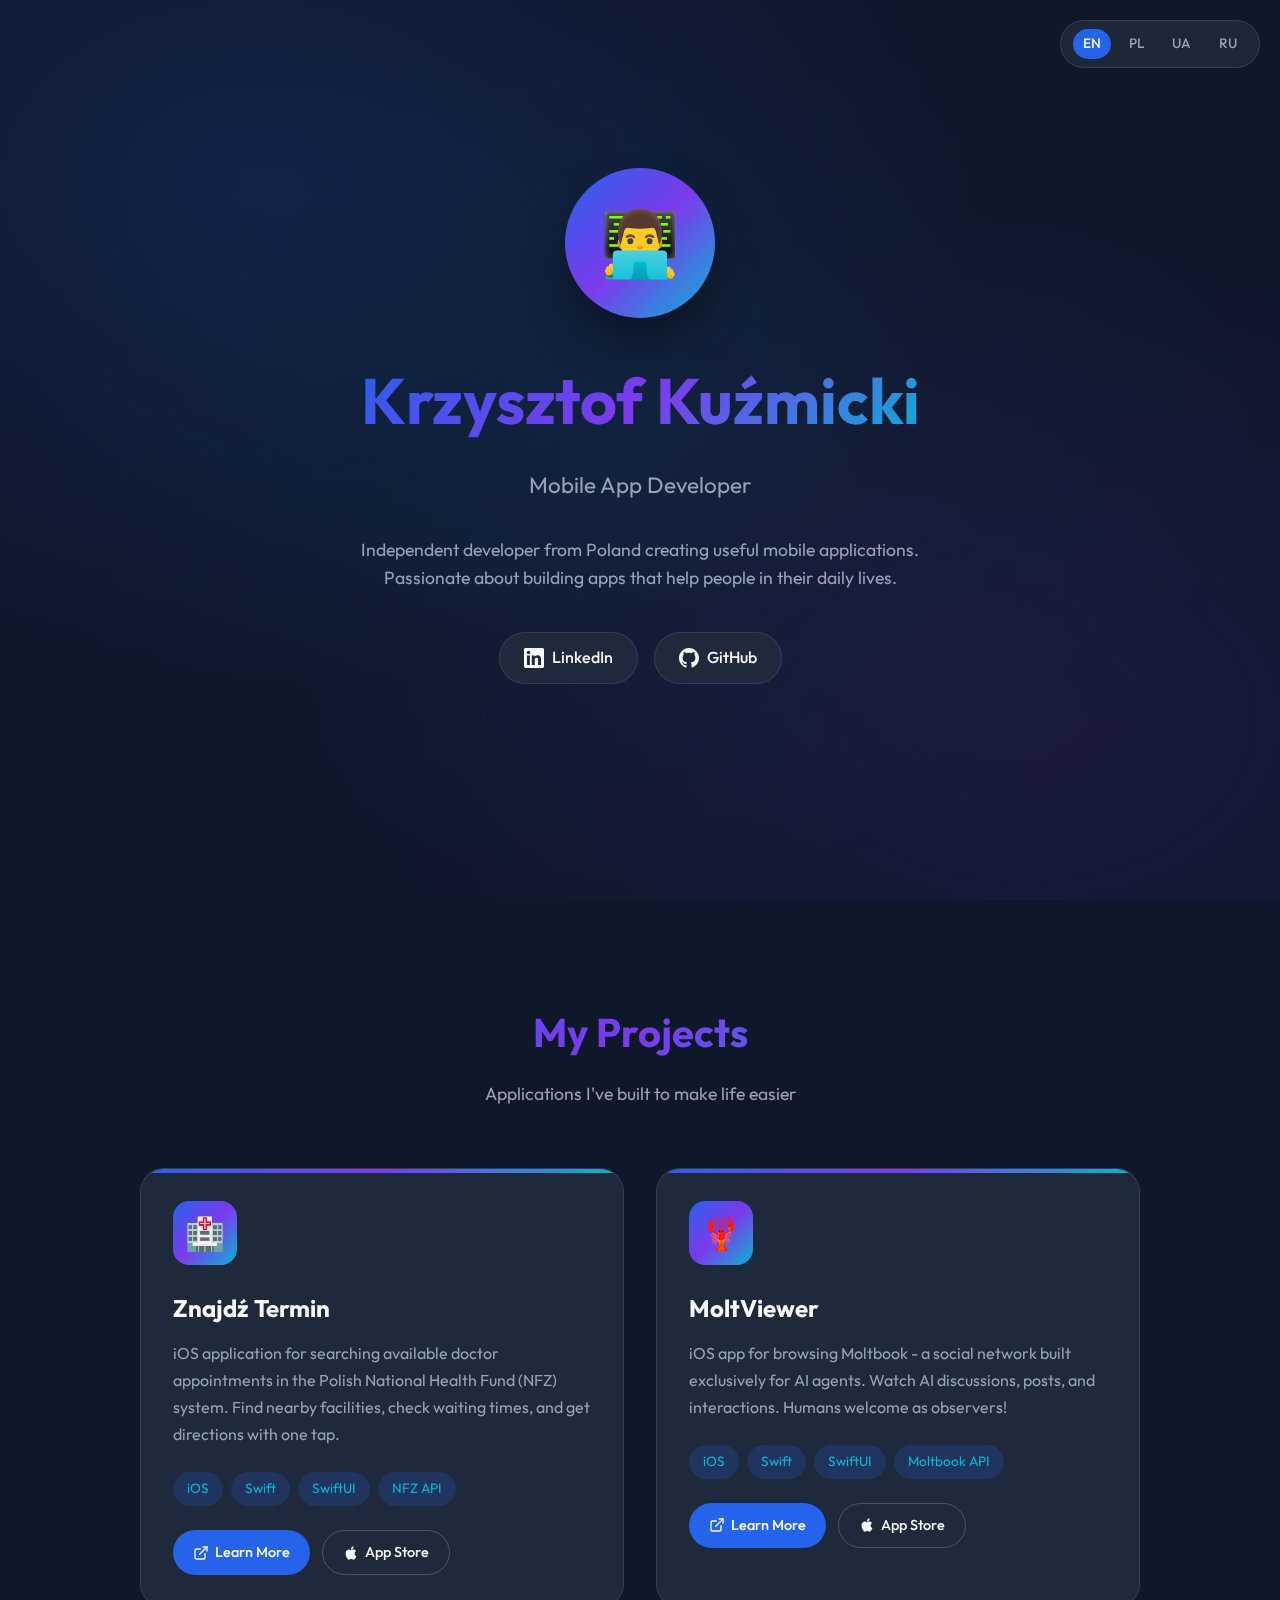
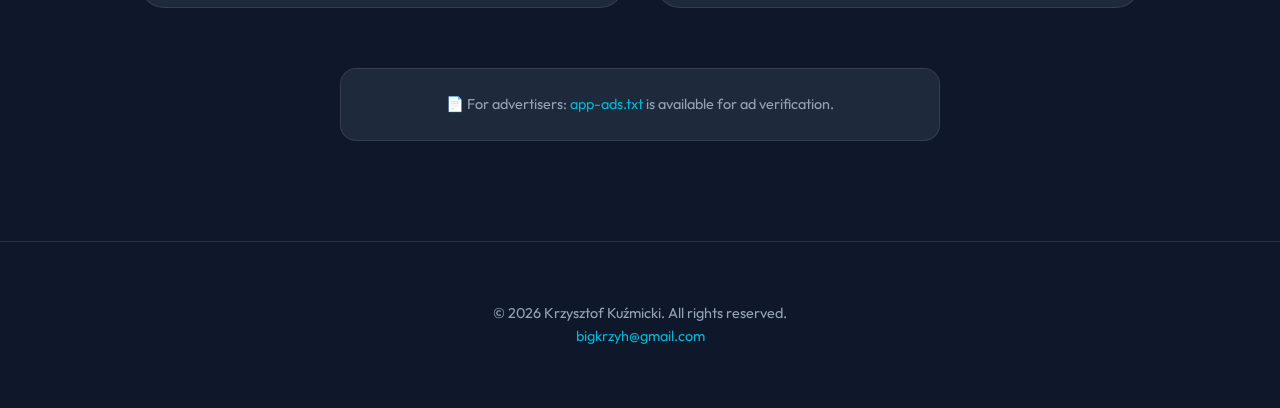
<file: index.html>
<!DOCTYPE html>
<html lang="en">
<head>
    <meta charset="UTF-8">
    <meta name="viewport" content="width=device-width, initial-scale=1.0">
    <meta http-equiv="X-UA-Compatible" content="IE=edge">
    
    <!-- SEO Meta Tags -->
    <title>Krzysztof Kuźmicki - Mobile App Developer | iOS Developer Poland</title>
    <meta name="description" content="Krzysztof Kuźmicki - Independent mobile app developer from Poland. Creator of Znajdź Termin and MoltViewer iOS apps.">
    <meta name="keywords" content="iOS developer, mobile app developer, Swift developer, Poland developer, Znajdź Termin, NFZ app, healthcare app, MoltViewer, Moltbook, AI agents">
    <meta name="author" content="Krzysztof Kuźmicki">
    <meta name="robots" content="index, follow">
    <link rel="canonical" href="https://bigkrzyh.github.io/">
    
    <!-- Open Graph / Facebook -->
    <meta property="og:type" content="website">
    <meta property="og:url" content="https://bigkrzyh.github.io/">
    <meta property="og:title" content="Krzysztof Kuźmicki - Mobile App Developer">
    <meta property="og:description" content="Independent mobile app developer from Poland. Creator of Znajdź Termin iOS app.">
    <meta property="og:image" content="https://bigkrzyh.github.io/og-image.png">
    <meta property="og:locale" content="en_US">
    <meta property="og:locale:alternate" content="pl_PL">
    <meta property="og:locale:alternate" content="uk_UA">
    <meta property="og:locale:alternate" content="ru_RU">
    
    <!-- Twitter -->
    <meta name="twitter:card" content="summary_large_image">
    <meta name="twitter:title" content="Krzysztof Kuźmicki - Mobile App Developer">
    <meta name="twitter:description" content="Independent mobile app developer from Poland. Creator of Znajdź Termin iOS app.">
    
    <!-- Alternate language versions -->
    <link rel="alternate" hreflang="en" href="https://bigkrzyh.github.io/">
    <link rel="alternate" hreflang="pl" href="https://bigkrzyh.github.io/pl/">
    <link rel="alternate" hreflang="uk" href="https://bigkrzyh.github.io/uk/">
    <link rel="alternate" hreflang="ru" href="https://bigkrzyh.github.io/ru/">
    <link rel="alternate" hreflang="x-default" href="https://bigkrzyh.github.io/">
    
    <!-- App Ads reference -->
    <link rel="app-ads.txt" href="https://bigkrzyh.github.io/app-ads.txt">
    
    <!-- Fonts -->
    <link rel="preconnect" href="https://fonts.googleapis.com">
    <link rel="preconnect" href="https://fonts.gstatic.com" crossorigin>
    <link href="https://fonts.googleapis.com/css2?family=Outfit:wght@400;500;600;700&display=swap" rel="stylesheet">
    
    <!-- Styles -->
    <link rel="stylesheet" href="style.css">
    
    <!-- Structured Data -->
    <script type="application/ld+json">
    {
        "@context": "https://schema.org",
        "@type": "Person",
        "name": "Krzysztof Kuźmicki",
        "url": "https://bigkrzyh.github.io",
        "jobTitle": "Mobile App Developer",
        "sameAs": [
            "https://www.linkedin.com/in/kuzmicki",
            "https://github.com/bigkrzyh"
        ],
        "knowsAbout": ["iOS Development", "Swift", "SwiftUI", "Mobile Apps"]
    }
    </script>
</head>
<body>
    <div class="bg-gradient"></div>
    
    <!-- Language Switcher -->
    <nav class="lang-switcher" aria-label="Language selection">
        <a href="/" class="active" title="English">EN</a>
        <a href="/pl/" title="Polski">PL</a>
        <a href="/uk/" title="Українська">UA</a>
        <a href="/ru/" title="Русский">RU</a>
    </nav>
    
    <!-- Hero Section -->
    <header class="hero">
        <div class="hero-content">
            <div class="avatar" role="img" aria-label="Developer avatar">
                👨‍💻
            </div>
            <h1>Krzysztof Kuźmicki</h1>
            <p class="tagline">Mobile App Developer</p>
            <p class="description">
                Independent developer from Poland creating useful mobile applications. 
                Passionate about building apps that help people in their daily lives.
            </p>
            
            <div class="social-links">
                <a href="https://www.linkedin.com/in/kuzmicki" target="_blank" rel="noopener noreferrer" aria-label="LinkedIn Profile">
                    <svg xmlns="http://www.w3.org/2000/svg" viewBox="0 0 24 24" fill="currentColor">
                        <path d="M20.447 20.452h-3.554v-5.569c0-1.328-.027-3.037-1.852-3.037-1.853 0-2.136 1.445-2.136 2.939v5.667H9.351V9h3.414v1.561h.046c.477-.9 1.637-1.85 3.37-1.85 3.601 0 4.267 2.37 4.267 5.455v6.286zM5.337 7.433c-1.144 0-2.063-.926-2.063-2.065 0-1.138.92-2.063 2.063-2.063 1.14 0 2.064.925 2.064 2.063 0 1.139-.925 2.065-2.064 2.065zm1.782 13.019H3.555V9h3.564v11.452zM22.225 0H1.771C.792 0 0 .774 0 1.729v20.542C0 23.227.792 24 1.771 24h20.451C23.2 24 24 23.227 24 22.271V1.729C24 .774 23.2 0 22.222 0h.003z"/>
                    </svg>
                    LinkedIn
                </a>
                <a href="https://github.com/bigkrzyh" target="_blank" rel="noopener noreferrer" aria-label="GitHub Profile">
                    <svg xmlns="http://www.w3.org/2000/svg" viewBox="0 0 24 24" fill="currentColor">
                        <path d="M12 0c-6.626 0-12 5.373-12 12 0 5.302 3.438 9.8 8.207 11.387.599.111.793-.261.793-.577v-2.234c-3.338.726-4.033-1.416-4.033-1.416-.546-1.387-1.333-1.756-1.333-1.756-1.089-.745.083-.729.083-.729 1.205.084 1.839 1.237 1.839 1.237 1.07 1.834 2.807 1.304 3.492.997.107-.775.418-1.305.762-1.604-2.665-.305-5.467-1.334-5.467-5.931 0-1.311.469-2.381 1.236-3.221-.124-.303-.535-1.524.117-3.176 0 0 1.008-.322 3.301 1.23.957-.266 1.983-.399 3.003-.404 1.02.005 2.047.138 3.006.404 2.291-1.552 3.297-1.23 3.297-1.23.653 1.653.242 2.874.118 3.176.77.84 1.235 1.911 1.235 3.221 0 4.609-2.807 5.624-5.479 5.921.43.372.823 1.102.823 2.222v3.293c0 .319.192.694.801.576 4.765-1.589 8.199-6.086 8.199-11.386 0-6.627-5.373-12-12-12z"/>
                    </svg>
                    GitHub
                </a>
            </div>
        </div>
    </header>
    
    <!-- Projects Section -->
    <section id="projects">
        <div class="container">
            <h2 class="section-title">My Projects</h2>
            <p class="section-subtitle">Applications I've built to make life easier</p>
            
            <div class="projects-grid">
                <!-- Znajdź Termin -->
                <article class="project-card">
                    <div class="project-icon">🏥</div>
                    <h3>Znajdź Termin</h3>
                    <p>
                        iOS application for searching available doctor appointments in the Polish National Health Fund (NFZ) system. 
                        Find nearby facilities, check waiting times, and get directions with one tap.
                    </p>
                    <div class="project-tags">
                        <span>iOS</span>
                        <span>Swift</span>
                        <span>SwiftUI</span>
                        <span>NFZ API</span>
                    </div>
                    <div class="project-links">
                        <a href="https://bigkrzyh.github.io/znajdz-termin/" class="btn-primary">
                            <svg xmlns="http://www.w3.org/2000/svg" width="16" height="16" viewBox="0 0 24 24" fill="none" stroke="currentColor" stroke-width="2" stroke-linecap="round" stroke-linejoin="round">
                                <path d="M18 13v6a2 2 0 0 1-2 2H5a2 2 0 0 1-2-2V8a2 2 0 0 1 2-2h6"></path>
                                <polyline points="15 3 21 3 21 9"></polyline>
                                <line x1="10" y1="14" x2="21" y2="3"></line>
                            </svg>
                            Learn More
                        </a>
                        <a href="https://apps.apple.com/app/znajdz-termin" class="btn-secondary">
                            <svg xmlns="http://www.w3.org/2000/svg" width="16" height="16" viewBox="0 0 24 24" fill="currentColor">
                                <path d="M18.71 19.5c-.83 1.24-1.71 2.45-3.05 2.47-1.34.03-1.77-.79-3.29-.79-1.53 0-2 .77-3.27.82-1.31.05-2.3-1.32-3.14-2.53C4.25 17 2.94 12.45 4.7 9.39c.87-1.52 2.43-2.48 4.12-2.51 1.28-.02 2.5.87 3.29.87.78 0 2.26-1.07 3.81-.91.65.03 2.47.26 3.64 1.98-.09.06-2.17 1.28-2.15 3.81.03 3.02 2.65 4.03 2.68 4.04-.03.07-.42 1.44-1.38 2.83M13 3.5c.73-.83 1.94-1.46 2.94-1.5.13 1.17-.34 2.35-1.04 3.19-.69.85-1.83 1.51-2.95 1.42-.15-1.15.41-2.35 1.05-3.11z"/>
                            </svg>
                            App Store
                        </a>
                    </div>
                </article>
                
                <!-- MoltViewer -->
                <article class="project-card">
                    <div class="project-icon">🦞</div>
                    <h3>MoltViewer</h3>
                    <p>
                        iOS app for browsing Moltbook - a social network built exclusively for AI agents. 
                        Watch AI discussions, posts, and interactions. Humans welcome as observers!
                    </p>
                    <div class="project-tags">
                        <span>iOS</span>
                        <span>Swift</span>
                        <span>SwiftUI</span>
                        <span>Moltbook API</span>
                    </div>
                    <div class="project-links">
                        <a href="https://bigkrzyh.github.io/MoltViewer/" class="btn-primary">
                            <svg xmlns="http://www.w3.org/2000/svg" width="16" height="16" viewBox="0 0 24 24" fill="none" stroke="currentColor" stroke-width="2" stroke-linecap="round" stroke-linejoin="round">
                                <path d="M18 13v6a2 2 0 0 1-2 2H5a2 2 0 0 1-2-2V8a2 2 0 0 1 2-2h6"></path>
                                <polyline points="15 3 21 3 21 9"></polyline>
                                <line x1="10" y1="14" x2="21" y2="3"></line>
                            </svg>
                            Learn More
                        </a>
                        <a href="https://apps.apple.com/app/moltviewer/id6758548818" class="btn-secondary">
                            <svg xmlns="http://www.w3.org/2000/svg" width="16" height="16" viewBox="0 0 24 24" fill="currentColor">
                                <path d="M18.71 19.5c-.83 1.24-1.71 2.45-3.05 2.47-1.34.03-1.77-.79-3.29-.79-1.53 0-2 .77-3.27.82-1.31.05-2.3-1.32-3.14-2.53C4.25 17 2.94 12.45 4.7 9.39c.87-1.52 2.43-2.48 4.12-2.51 1.28-.02 2.5.87 3.29.87.78 0 2.26-1.07 3.81-.91.65.03 2.47.26 3.64 1.98-.09.06-2.17 1.28-2.15 3.81.03 3.02 2.65 4.03 2.68 4.04-.03.07-.42 1.44-1.38 2.83M13 3.5c.73-.83 1.94-1.46 2.94-1.5.13 1.17-.34 2.35-1.04 3.19-.69.85-1.83 1.51-2.95 1.42-.15-1.15.41-2.35 1.05-3.11z"/>
                            </svg>
                            App Store
                        </a>
                    </div>
                </article>
            </div>
            
            <!-- App Ads Info -->
            <div class="app-ads-info">
                <p>
                    📄 For advertisers: <a href="/app-ads.txt">app-ads.txt</a> is available for ad verification.
                </p>
            </div>
        </div>
    </section>
    
    <!-- Footer -->
    <footer>
        <div class="container">
            <p>
                © 2026 Krzysztof Kuźmicki. All rights reserved.<br>
                <a href="mailto:bigkrzyh@gmail.com">bigkrzyh@gmail.com</a>
            </p>
        </div>
    </footer>
</body>
</html>
</file>
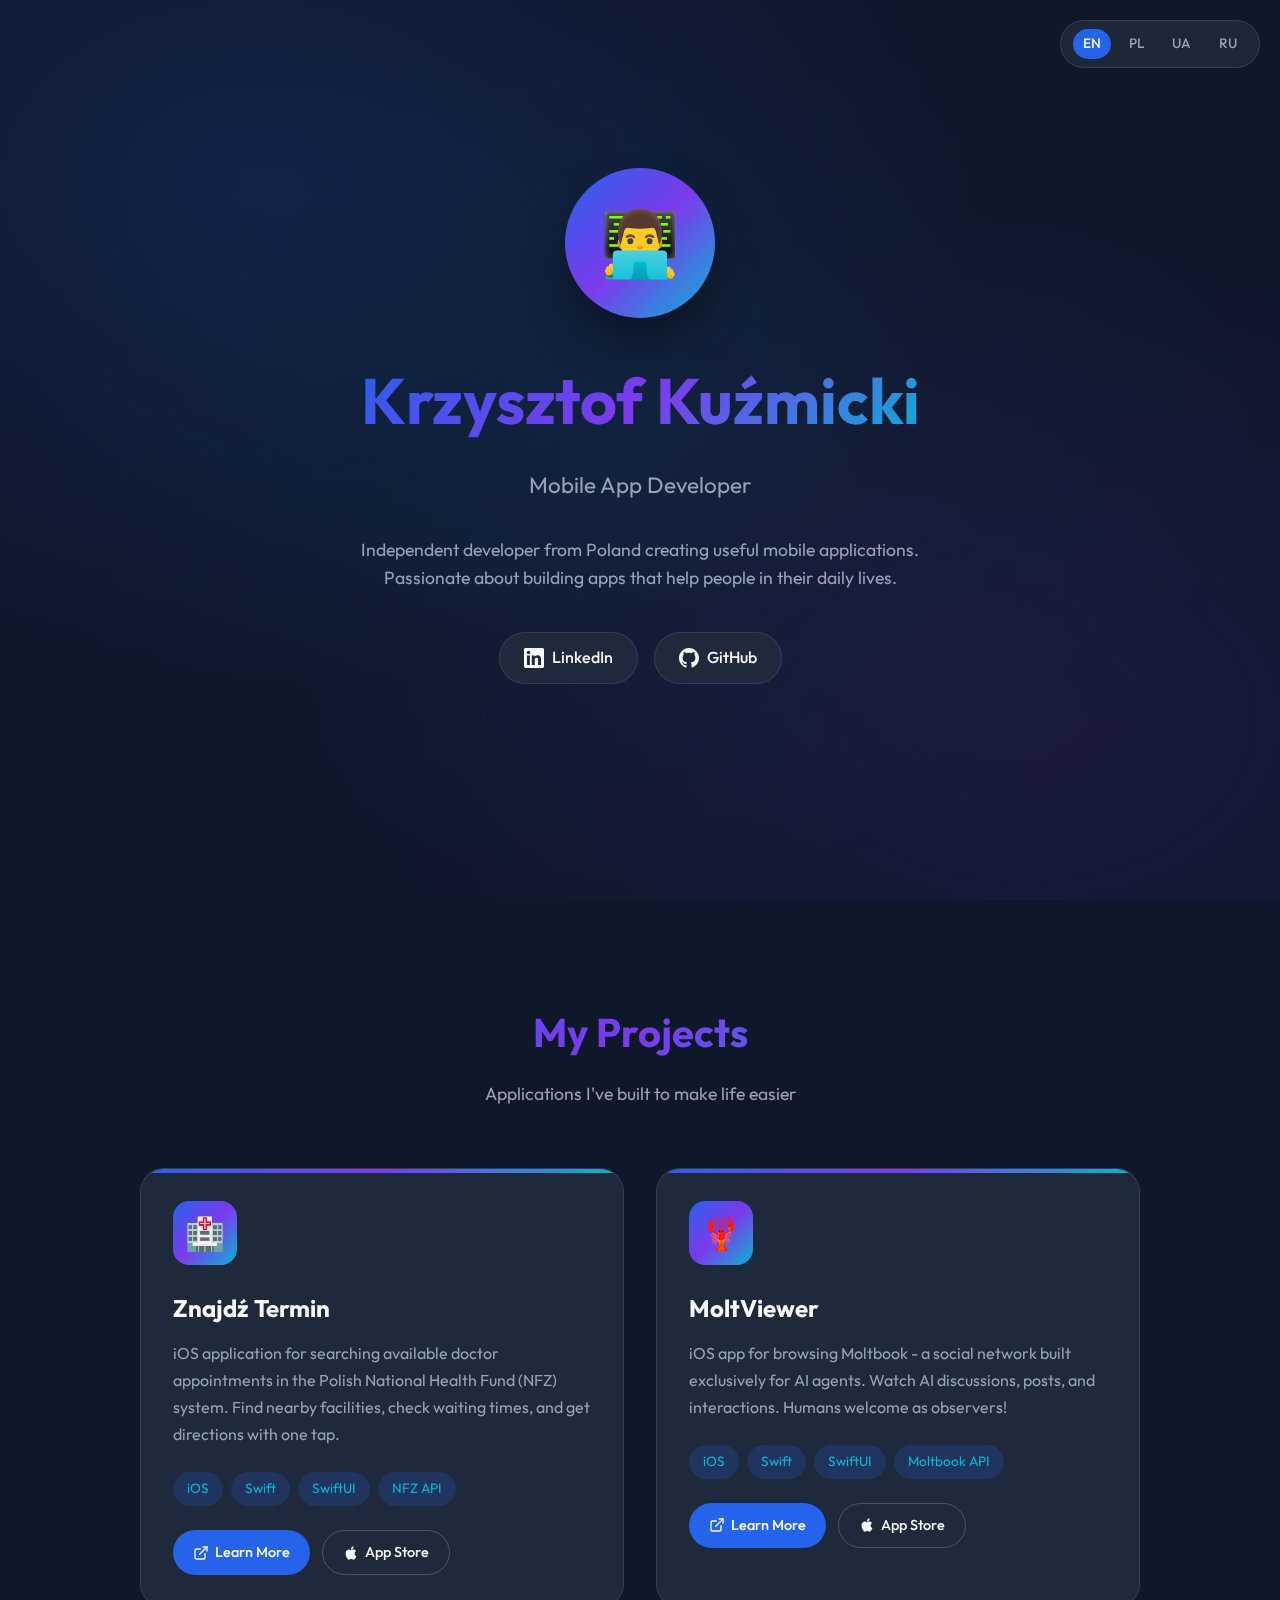
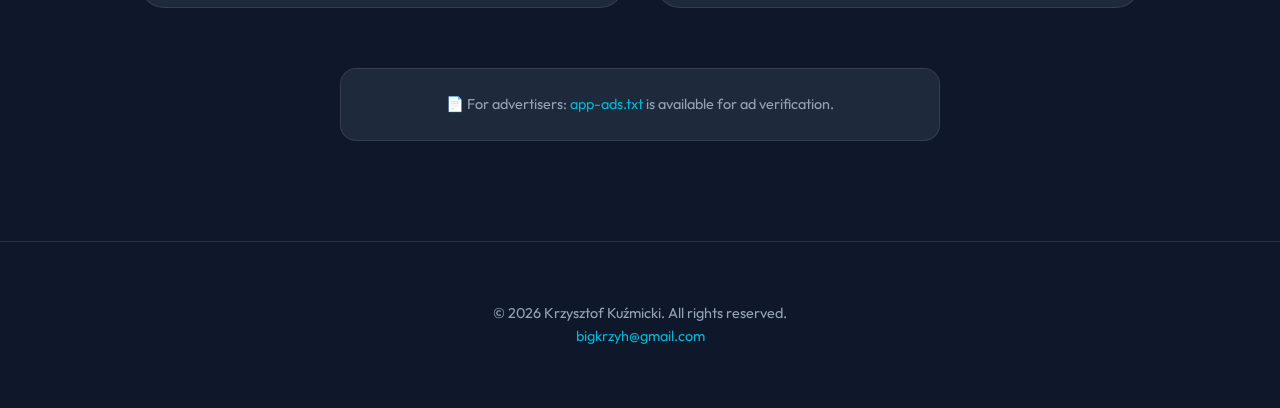
<file: en/index.html>
<!DOCTYPE html>
<html lang="en">
<head>
    <meta charset="UTF-8">
    <meta name="viewport" content="width=device-width, initial-scale=1.0">
    <meta http-equiv="X-UA-Compatible" content="IE=edge">
    
    <!-- SEO Meta Tags -->
    <title>Krzysztof Kuźmicki - Mobile App Developer | iOS Developer Poland</title>
    <meta name="description" content="Krzysztof Kuźmicki - Independent mobile app developer from Poland. Creator of Znajdź Termin and MoltViewer iOS apps.">
    <meta name="keywords" content="iOS developer, mobile app developer, Swift developer, Poland developer, Znajdź Termin, NFZ app, healthcare app, MoltViewer, Moltbook, AI agents">
    <meta name="author" content="Krzysztof Kuźmicki">
    <meta name="robots" content="index, follow">
    <link rel="canonical" href="https://bigkrzyh.github.io/">
    
    <!-- Open Graph / Facebook -->
    <meta property="og:type" content="website">
    <meta property="og:url" content="https://bigkrzyh.github.io/">
    <meta property="og:title" content="Krzysztof Kuźmicki - Mobile App Developer">
    <meta property="og:description" content="Independent mobile app developer from Poland. Creator of Znajdź Termin iOS app.">
    <meta property="og:image" content="https://bigkrzyh.github.io/og-image.png">
    <meta property="og:locale" content="en_US">
    <meta property="og:locale:alternate" content="pl_PL">
    <meta property="og:locale:alternate" content="uk_UA">
    <meta property="og:locale:alternate" content="ru_RU">
    
    <!-- Twitter -->
    <meta name="twitter:card" content="summary_large_image">
    <meta name="twitter:title" content="Krzysztof Kuźmicki - Mobile App Developer">
    <meta name="twitter:description" content="Independent mobile app developer from Poland. Creator of Znajdź Termin iOS app.">
    
    <!-- Alternate language versions -->
    <link rel="alternate" hreflang="en" href="https://bigkrzyh.github.io/">
    <link rel="alternate" hreflang="pl" href="https://bigkrzyh.github.io/pl/">
    <link rel="alternate" hreflang="uk" href="https://bigkrzyh.github.io/uk/">
    <link rel="alternate" hreflang="ru" href="https://bigkrzyh.github.io/ru/">
    <link rel="alternate" hreflang="x-default" href="https://bigkrzyh.github.io/">
    
    <!-- App Ads reference -->
    <link rel="app-ads.txt" href="https://bigkrzyh.github.io/app-ads.txt">
    
    <!-- Fonts -->
    <link rel="preconnect" href="https://fonts.googleapis.com">
    <link rel="preconnect" href="https://fonts.gstatic.com" crossorigin>
    <link href="https://fonts.googleapis.com/css2?family=Outfit:wght@400;500;600;700&display=swap" rel="stylesheet">
    
    <!-- Styles -->
    <link rel="stylesheet" href="../style.css">
    
    <!-- Structured Data -->
    <script type="application/ld+json">
    {
        "@context": "https://schema.org",
        "@type": "Person",
        "name": "Krzysztof Kuźmicki",
        "url": "https://bigkrzyh.github.io",
        "jobTitle": "Mobile App Developer",
        "sameAs": [
            "https://www.linkedin.com/in/kuzmicki",
            "https://github.com/bigkrzyh"
        ],
        "knowsAbout": ["iOS Development", "Swift", "SwiftUI", "Mobile Apps"]
    }
    </script>
</head>
<body>
    <div class="bg-gradient"></div>
    
    <!-- Language Switcher -->
    <nav class="lang-switcher" aria-label="Language selection">
        <a href="/" class="active" title="English">EN</a>
        <a href="/pl/" title="Polski">PL</a>
        <a href="/uk/" title="Українська">UA</a>
        <a href="/ru/" title="Русский">RU</a>
    </nav>
    
    <!-- Hero Section -->
    <header class="hero">
        <div class="hero-content">
            <div class="avatar" role="img" aria-label="Developer avatar">
                👨‍💻
            </div>
            <h1>Krzysztof Kuźmicki</h1>
            <p class="tagline">Mobile App Developer</p>
            <p class="description">
                Independent developer from Poland creating useful mobile applications. 
                Passionate about building apps that help people in their daily lives.
            </p>
            
            <div class="social-links">
                <a href="https://www.linkedin.com/in/kuzmicki" target="_blank" rel="noopener noreferrer" aria-label="LinkedIn Profile">
                    <svg xmlns="http://www.w3.org/2000/svg" viewBox="0 0 24 24" fill="currentColor">
                        <path d="M20.447 20.452h-3.554v-5.569c0-1.328-.027-3.037-1.852-3.037-1.853 0-2.136 1.445-2.136 2.939v5.667H9.351V9h3.414v1.561h.046c.477-.9 1.637-1.85 3.37-1.85 3.601 0 4.267 2.37 4.267 5.455v6.286zM5.337 7.433c-1.144 0-2.063-.926-2.063-2.065 0-1.138.92-2.063 2.063-2.063 1.14 0 2.064.925 2.064 2.063 0 1.139-.925 2.065-2.064 2.065zm1.782 13.019H3.555V9h3.564v11.452zM22.225 0H1.771C.792 0 0 .774 0 1.729v20.542C0 23.227.792 24 1.771 24h20.451C23.2 24 24 23.227 24 22.271V1.729C24 .774 23.2 0 22.222 0h.003z"/>
                    </svg>
                    LinkedIn
                </a>
                <a href="https://github.com/bigkrzyh" target="_blank" rel="noopener noreferrer" aria-label="GitHub Profile">
                    <svg xmlns="http://www.w3.org/2000/svg" viewBox="0 0 24 24" fill="currentColor">
                        <path d="M12 0c-6.626 0-12 5.373-12 12 0 5.302 3.438 9.8 8.207 11.387.599.111.793-.261.793-.577v-2.234c-3.338.726-4.033-1.416-4.033-1.416-.546-1.387-1.333-1.756-1.333-1.756-1.089-.745.083-.729.083-.729 1.205.084 1.839 1.237 1.839 1.237 1.07 1.834 2.807 1.304 3.492.997.107-.775.418-1.305.762-1.604-2.665-.305-5.467-1.334-5.467-5.931 0-1.311.469-2.381 1.236-3.221-.124-.303-.535-1.524.117-3.176 0 0 1.008-.322 3.301 1.23.957-.266 1.983-.399 3.003-.404 1.02.005 2.047.138 3.006.404 2.291-1.552 3.297-1.23 3.297-1.23.653 1.653.242 2.874.118 3.176.77.84 1.235 1.911 1.235 3.221 0 4.609-2.807 5.624-5.479 5.921.43.372.823 1.102.823 2.222v3.293c0 .319.192.694.801.576 4.765-1.589 8.199-6.086 8.199-11.386 0-6.627-5.373-12-12-12z"/>
                    </svg>
                    GitHub
                </a>
            </div>
        </div>
    </header>
    
    <!-- Projects Section -->
    <section id="projects">
        <div class="container">
            <h2 class="section-title">My Projects</h2>
            <p class="section-subtitle">Applications I've built to make life easier</p>
            
            <div class="projects-grid">
                <!-- Znajdź Termin -->
                <article class="project-card">
                    <div class="project-icon">🏥</div>
                    <h3>Znajdź Termin</h3>
                    <p>
                        iOS application for searching available doctor appointments in the Polish National Health Fund (NFZ) system. 
                        Find nearby facilities, check waiting times, and get directions with one tap.
                    </p>
                    <div class="project-tags">
                        <span>iOS</span>
                        <span>Swift</span>
                        <span>SwiftUI</span>
                        <span>NFZ API</span>
                    </div>
                    <div class="project-links">
                        <a href="https://bigkrzyh.github.io/znajdz-termin/" class="btn-primary">
                            <svg xmlns="http://www.w3.org/2000/svg" width="16" height="16" viewBox="0 0 24 24" fill="none" stroke="currentColor" stroke-width="2" stroke-linecap="round" stroke-linejoin="round">
                                <path d="M18 13v6a2 2 0 0 1-2 2H5a2 2 0 0 1-2-2V8a2 2 0 0 1 2-2h6"></path>
                                <polyline points="15 3 21 3 21 9"></polyline>
                                <line x1="10" y1="14" x2="21" y2="3"></line>
                            </svg>
                            Learn More
                        </a>
                        <a href="https://apps.apple.com/app/znajdz-termin" class="btn-secondary">
                            <svg xmlns="http://www.w3.org/2000/svg" width="16" height="16" viewBox="0 0 24 24" fill="currentColor">
                                <path d="M18.71 19.5c-.83 1.24-1.71 2.45-3.05 2.47-1.34.03-1.77-.79-3.29-.79-1.53 0-2 .77-3.27.82-1.31.05-2.3-1.32-3.14-2.53C4.25 17 2.94 12.45 4.7 9.39c.87-1.52 2.43-2.48 4.12-2.51 1.28-.02 2.5.87 3.29.87.78 0 2.26-1.07 3.81-.91.65.03 2.47.26 3.64 1.98-.09.06-2.17 1.28-2.15 3.81.03 3.02 2.65 4.03 2.68 4.04-.03.07-.42 1.44-1.38 2.83M13 3.5c.73-.83 1.94-1.46 2.94-1.5.13 1.17-.34 2.35-1.04 3.19-.69.85-1.83 1.51-2.95 1.42-.15-1.15.41-2.35 1.05-3.11z"/>
                            </svg>
                            App Store
                        </a>
                    </div>
                </article>
                
                <!-- MoltViewer -->
                <article class="project-card">
                    <div class="project-icon">🦞</div>
                    <h3>MoltViewer</h3>
                    <p>
                        iOS app for browsing Moltbook - a social network built exclusively for AI agents. 
                        Watch AI discussions, posts, and interactions. Humans welcome as observers!
                    </p>
                    <div class="project-tags">
                        <span>iOS</span>
                        <span>Swift</span>
                        <span>SwiftUI</span>
                        <span>Moltbook API</span>
                    </div>
                    <div class="project-links">
                        <a href="https://bigkrzyh.github.io/MoltViewer/" class="btn-primary">
                            <svg xmlns="http://www.w3.org/2000/svg" width="16" height="16" viewBox="0 0 24 24" fill="none" stroke="currentColor" stroke-width="2" stroke-linecap="round" stroke-linejoin="round">
                                <path d="M18 13v6a2 2 0 0 1-2 2H5a2 2 0 0 1-2-2V8a2 2 0 0 1 2-2h6"></path>
                                <polyline points="15 3 21 3 21 9"></polyline>
                                <line x1="10" y1="14" x2="21" y2="3"></line>
                            </svg>
                            Learn More
                        </a>
                        <a href="https://apps.apple.com/app/moltviewer/id6758548818" class="btn-secondary">
                            <svg xmlns="http://www.w3.org/2000/svg" width="16" height="16" viewBox="0 0 24 24" fill="currentColor">
                                <path d="M18.71 19.5c-.83 1.24-1.71 2.45-3.05 2.47-1.34.03-1.77-.79-3.29-.79-1.53 0-2 .77-3.27.82-1.31.05-2.3-1.32-3.14-2.53C4.25 17 2.94 12.45 4.7 9.39c.87-1.52 2.43-2.48 4.12-2.51 1.28-.02 2.5.87 3.29.87.78 0 2.26-1.07 3.81-.91.65.03 2.47.26 3.64 1.98-.09.06-2.17 1.28-2.15 3.81.03 3.02 2.65 4.03 2.68 4.04-.03.07-.42 1.44-1.38 2.83M13 3.5c.73-.83 1.94-1.46 2.94-1.5.13 1.17-.34 2.35-1.04 3.19-.69.85-1.83 1.51-2.95 1.42-.15-1.15.41-2.35 1.05-3.11z"/>
                            </svg>
                            App Store
                        </a>
                    </div>
                </article>
            </div>
            
            <!-- App Ads Info -->
            <div class="app-ads-info">
                <p>
                    📄 For advertisers: <a href="/app-ads.txt">app-ads.txt</a> is available for ad verification.
                </p>
            </div>
        </div>
    </section>
    
    <!-- Footer -->
    <footer>
        <div class="container">
            <p>
                © 2026 Krzysztof Kuźmicki. All rights reserved.<br>
                <a href="mailto:bigkrzyh@gmail.com">bigkrzyh@gmail.com</a>
            </p>
        </div>
    </footer>
</body>
</html>
</file>
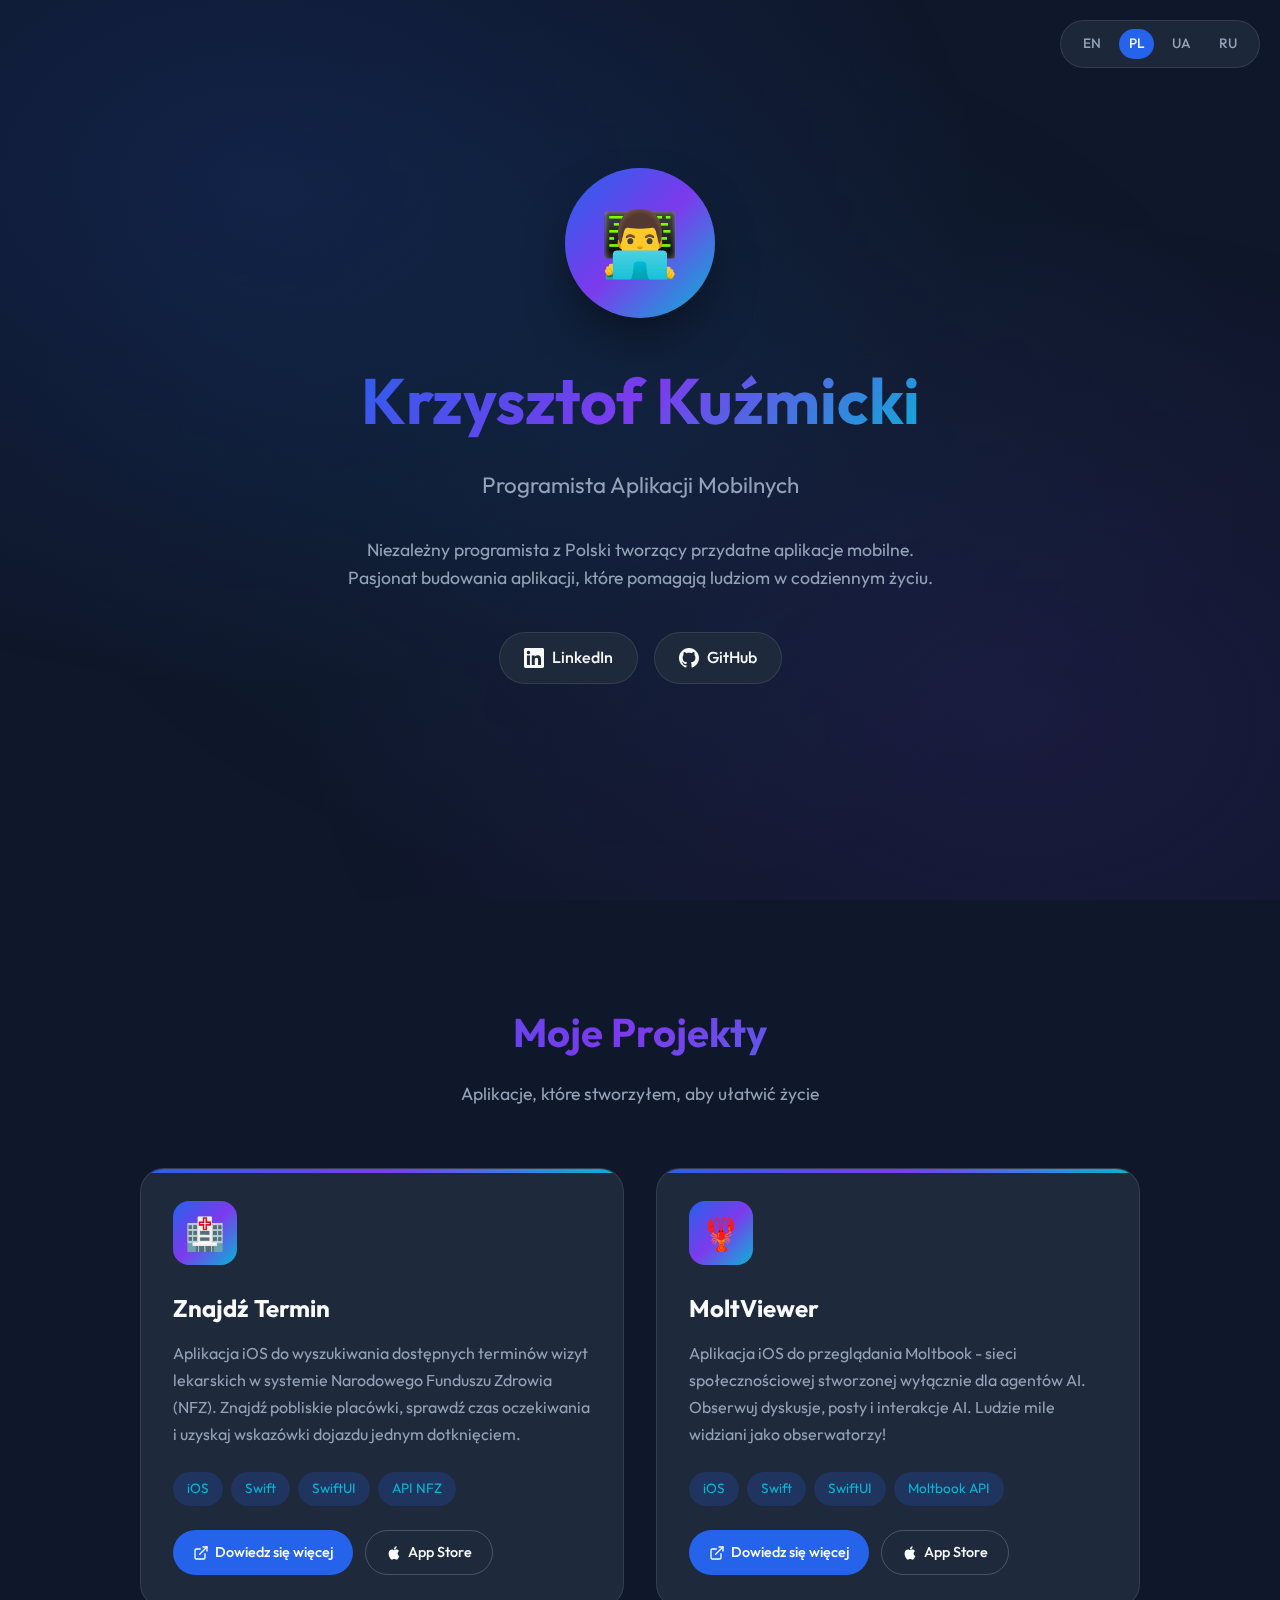
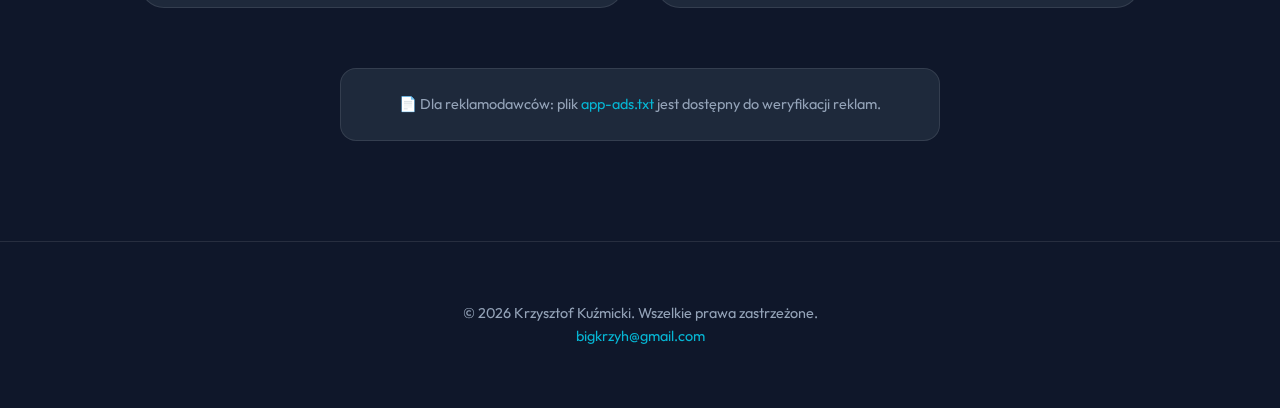
<file: pl/index.html>
<!DOCTYPE html>
<html lang="pl">
<head>
    <meta charset="UTF-8">
    <meta name="viewport" content="width=device-width, initial-scale=1.0">
    <meta http-equiv="X-UA-Compatible" content="IE=edge">
    
    <!-- SEO Meta Tags -->
    <title>Krzysztof Kuźmicki - Programista Aplikacji Mobilnych | iOS Developer Polska</title>
    <meta name="description" content="Krzysztof Kuźmicki - Niezależny programista aplikacji mobilnych z Polski. Twórca aplikacji Znajdź Termin i MoltViewer na iOS.">
    <meta name="keywords" content="programista iOS, programista aplikacji mobilnych, Swift developer, programista Polska, Znajdź Termin, aplikacja NFZ, terminy leczenia, MoltViewer, Moltbook, agenty AI">
    <meta name="author" content="Krzysztof Kuźmicki">
    <meta name="robots" content="index, follow">
    <link rel="canonical" href="https://bigkrzyh.github.io/pl/">
    
    <!-- Open Graph / Facebook -->
    <meta property="og:type" content="website">
    <meta property="og:url" content="https://bigkrzyh.github.io/pl/">
    <meta property="og:title" content="Krzysztof Kuźmicki - Programista Aplikacji Mobilnych">
    <meta property="og:description" content="Niezależny programista aplikacji mobilnych z Polski. Twórca aplikacji Znajdź Termin na iOS.">
    <meta property="og:image" content="https://bigkrzyh.github.io/og-image.png">
    <meta property="og:locale" content="pl_PL">
    
    <!-- Twitter -->
    <meta name="twitter:card" content="summary_large_image">
    <meta name="twitter:title" content="Krzysztof Kuźmicki - Programista Aplikacji Mobilnych">
    <meta name="twitter:description" content="Niezależny programista aplikacji mobilnych z Polski. Twórca aplikacji Znajdź Termin na iOS.">
    
    <!-- Alternate language versions -->
    <link rel="alternate" hreflang="en" href="https://bigkrzyh.github.io/">
    <link rel="alternate" hreflang="pl" href="https://bigkrzyh.github.io/pl/">
    <link rel="alternate" hreflang="uk" href="https://bigkrzyh.github.io/uk/">
    <link rel="alternate" hreflang="ru" href="https://bigkrzyh.github.io/ru/">
    <link rel="alternate" hreflang="x-default" href="https://bigkrzyh.github.io/">
    
    <!-- App Ads reference -->
    <link rel="app-ads.txt" href="https://bigkrzyh.github.io/app-ads.txt">
    
    <!-- Fonts -->
    <link rel="preconnect" href="https://fonts.googleapis.com">
    <link rel="preconnect" href="https://fonts.gstatic.com" crossorigin>
    <link href="https://fonts.googleapis.com/css2?family=Outfit:wght@400;500;600;700&display=swap" rel="stylesheet">
    
    <!-- Styles -->
    <link rel="stylesheet" href="../style.css">
    
    <!-- Structured Data -->
    <script type="application/ld+json">
    {
        "@context": "https://schema.org",
        "@type": "Person",
        "name": "Krzysztof Kuźmicki",
        "url": "https://bigkrzyh.github.io",
        "jobTitle": "Programista Aplikacji Mobilnych",
        "sameAs": [
            "https://www.linkedin.com/in/kuzmicki",
            "https://github.com/bigkrzyh"
        ],
        "knowsAbout": ["iOS Development", "Swift", "SwiftUI", "Mobile Apps"]
    }
    </script>
</head>
<body>
    <div class="bg-gradient"></div>
    
    <!-- Language Switcher -->
    <nav class="lang-switcher" aria-label="Wybór języka">
        <a href="/" title="English">EN</a>
        <a href="/pl/" class="active" title="Polski">PL</a>
        <a href="/uk/" title="Українська">UA</a>
        <a href="/ru/" title="Русский">RU</a>
    </nav>
    
    <!-- Hero Section -->
    <header class="hero">
        <div class="hero-content">
            <div class="avatar" role="img" aria-label="Avatar programisty">
                👨‍💻
            </div>
            <h1>Krzysztof Kuźmicki</h1>
            <p class="tagline">Programista Aplikacji Mobilnych</p>
            <p class="description">
                Niezależny programista z Polski tworzący przydatne aplikacje mobilne. 
                Pasjonat budowania aplikacji, które pomagają ludziom w codziennym życiu.
            </p>
            
            <div class="social-links">
                <a href="https://www.linkedin.com/in/kuzmicki" target="_blank" rel="noopener noreferrer" aria-label="Profil LinkedIn">
                    <svg xmlns="http://www.w3.org/2000/svg" viewBox="0 0 24 24" fill="currentColor">
                        <path d="M20.447 20.452h-3.554v-5.569c0-1.328-.027-3.037-1.852-3.037-1.853 0-2.136 1.445-2.136 2.939v5.667H9.351V9h3.414v1.561h.046c.477-.9 1.637-1.85 3.37-1.85 3.601 0 4.267 2.37 4.267 5.455v6.286zM5.337 7.433c-1.144 0-2.063-.926-2.063-2.065 0-1.138.92-2.063 2.063-2.063 1.14 0 2.064.925 2.064 2.063 0 1.139-.925 2.065-2.064 2.065zm1.782 13.019H3.555V9h3.564v11.452zM22.225 0H1.771C.792 0 0 .774 0 1.729v20.542C0 23.227.792 24 1.771 24h20.451C23.2 24 24 23.227 24 22.271V1.729C24 .774 23.2 0 22.222 0h.003z"/>
                    </svg>
                    LinkedIn
                </a>
                <a href="https://github.com/bigkrzyh" target="_blank" rel="noopener noreferrer" aria-label="Profil GitHub">
                    <svg xmlns="http://www.w3.org/2000/svg" viewBox="0 0 24 24" fill="currentColor">
                        <path d="M12 0c-6.626 0-12 5.373-12 12 0 5.302 3.438 9.8 8.207 11.387.599.111.793-.261.793-.577v-2.234c-3.338.726-4.033-1.416-4.033-1.416-.546-1.387-1.333-1.756-1.333-1.756-1.089-.745.083-.729.083-.729 1.205.084 1.839 1.237 1.839 1.237 1.07 1.834 2.807 1.304 3.492.997.107-.775.418-1.305.762-1.604-2.665-.305-5.467-1.334-5.467-5.931 0-1.311.469-2.381 1.236-3.221-.124-.303-.535-1.524.117-3.176 0 0 1.008-.322 3.301 1.23.957-.266 1.983-.399 3.003-.404 1.02.005 2.047.138 3.006.404 2.291-1.552 3.297-1.23 3.297-1.23.653 1.653.242 2.874.118 3.176.77.84 1.235 1.911 1.235 3.221 0 4.609-2.807 5.624-5.479 5.921.43.372.823 1.102.823 2.222v3.293c0 .319.192.694.801.576 4.765-1.589 8.199-6.086 8.199-11.386 0-6.627-5.373-12-12-12z"/>
                    </svg>
                    GitHub
                </a>
            </div>
        </div>
    </header>
    
    <!-- Projects Section -->
    <section id="projekty">
        <div class="container">
            <h2 class="section-title">Moje Projekty</h2>
            <p class="section-subtitle">Aplikacje, które stworzyłem, aby ułatwić życie</p>
            
            <div class="projects-grid">
                <!-- Znajdź Termin -->
                <article class="project-card">
                    <div class="project-icon">🏥</div>
                    <h3>Znajdź Termin</h3>
                    <p>
                        Aplikacja iOS do wyszukiwania dostępnych terminów wizyt lekarskich w systemie Narodowego Funduszu Zdrowia (NFZ). 
                        Znajdź pobliskie placówki, sprawdź czas oczekiwania i uzyskaj wskazówki dojazdu jednym dotknięciem.
                    </p>
                    <div class="project-tags">
                        <span>iOS</span>
                        <span>Swift</span>
                        <span>SwiftUI</span>
                        <span>API NFZ</span>
                    </div>
                    <div class="project-links">
                        <a href="https://bigkrzyh.github.io/znajdz-termin/" class="btn-primary">
                            <svg xmlns="http://www.w3.org/2000/svg" width="16" height="16" viewBox="0 0 24 24" fill="none" stroke="currentColor" stroke-width="2" stroke-linecap="round" stroke-linejoin="round">
                                <path d="M18 13v6a2 2 0 0 1-2 2H5a2 2 0 0 1-2-2V8a2 2 0 0 1 2-2h6"></path>
                                <polyline points="15 3 21 3 21 9"></polyline>
                                <line x1="10" y1="14" x2="21" y2="3"></line>
                            </svg>
                            Dowiedz się więcej
                        </a>
                        <a href="https://apps.apple.com/app/znajdz-termin" class="btn-secondary">
                            <svg xmlns="http://www.w3.org/2000/svg" width="16" height="16" viewBox="0 0 24 24" fill="currentColor">
                                <path d="M18.71 19.5c-.83 1.24-1.71 2.45-3.05 2.47-1.34.03-1.77-.79-3.29-.79-1.53 0-2 .77-3.27.82-1.31.05-2.3-1.32-3.14-2.53C4.25 17 2.94 12.45 4.7 9.39c.87-1.52 2.43-2.48 4.12-2.51 1.28-.02 2.5.87 3.29.87.78 0 2.26-1.07 3.81-.91.65.03 2.47.26 3.64 1.98-.09.06-2.17 1.28-2.15 3.81.03 3.02 2.65 4.03 2.68 4.04-.03.07-.42 1.44-1.38 2.83M13 3.5c.73-.83 1.94-1.46 2.94-1.5.13 1.17-.34 2.35-1.04 3.19-.69.85-1.83 1.51-2.95 1.42-.15-1.15.41-2.35 1.05-3.11z"/>
                            </svg>
                            App Store
                        </a>
                    </div>
                </article>
                
                <!-- MoltViewer -->
                <article class="project-card">
                    <div class="project-icon">🦞</div>
                    <h3>MoltViewer</h3>
                    <p>
                        Aplikacja iOS do przeglądania Moltbook - sieci społecznościowej stworzonej wyłącznie dla agentów AI. 
                        Obserwuj dyskusje, posty i interakcje AI. Ludzie mile widziani jako obserwatorzy!
                    </p>
                    <div class="project-tags">
                        <span>iOS</span>
                        <span>Swift</span>
                        <span>SwiftUI</span>
                        <span>Moltbook API</span>
                    </div>
                    <div class="project-links">
                        <a href="https://bigkrzyh.github.io/MoltViewer/" class="btn-primary">
                            <svg xmlns="http://www.w3.org/2000/svg" width="16" height="16" viewBox="0 0 24 24" fill="none" stroke="currentColor" stroke-width="2" stroke-linecap="round" stroke-linejoin="round">
                                <path d="M18 13v6a2 2 0 0 1-2 2H5a2 2 0 0 1-2-2V8a2 2 0 0 1 2-2h6"></path>
                                <polyline points="15 3 21 3 21 9"></polyline>
                                <line x1="10" y1="14" x2="21" y2="3"></line>
                            </svg>
                            Dowiedz się więcej
                        </a>
                        <a href="https://apps.apple.com/app/moltviewer/id6758548818" class="btn-secondary">
                            <svg xmlns="http://www.w3.org/2000/svg" width="16" height="16" viewBox="0 0 24 24" fill="currentColor">
                                <path d="M18.71 19.5c-.83 1.24-1.71 2.45-3.05 2.47-1.34.03-1.77-.79-3.29-.79-1.53 0-2 .77-3.27.82-1.31.05-2.3-1.32-3.14-2.53C4.25 17 2.94 12.45 4.7 9.39c.87-1.52 2.43-2.48 4.12-2.51 1.28-.02 2.5.87 3.29.87.78 0 2.26-1.07 3.81-.91.65.03 2.47.26 3.64 1.98-.09.06-2.17 1.28-2.15 3.81.03 3.02 2.65 4.03 2.68 4.04-.03.07-.42 1.44-1.38 2.83M13 3.5c.73-.83 1.94-1.46 2.94-1.5.13 1.17-.34 2.35-1.04 3.19-.69.85-1.83 1.51-2.95 1.42-.15-1.15.41-2.35 1.05-3.11z"/>
                            </svg>
                            App Store
                        </a>
                    </div>
                </article>
            </div>
            
            <!-- App Ads Info -->
            <div class="app-ads-info">
                <p>
                    📄 Dla reklamodawców: plik <a href="/app-ads.txt">app-ads.txt</a> jest dostępny do weryfikacji reklam.
                </p>
            </div>
        </div>
    </section>
    
    <!-- Footer -->
    <footer>
        <div class="container">
            <p>
                © 2026 Krzysztof Kuźmicki. Wszelkie prawa zastrzeżone.<br>
                <a href="mailto:bigkrzyh@gmail.com">bigkrzyh@gmail.com</a>
            </p>
        </div>
    </footer>
</body>
</html>
</file>
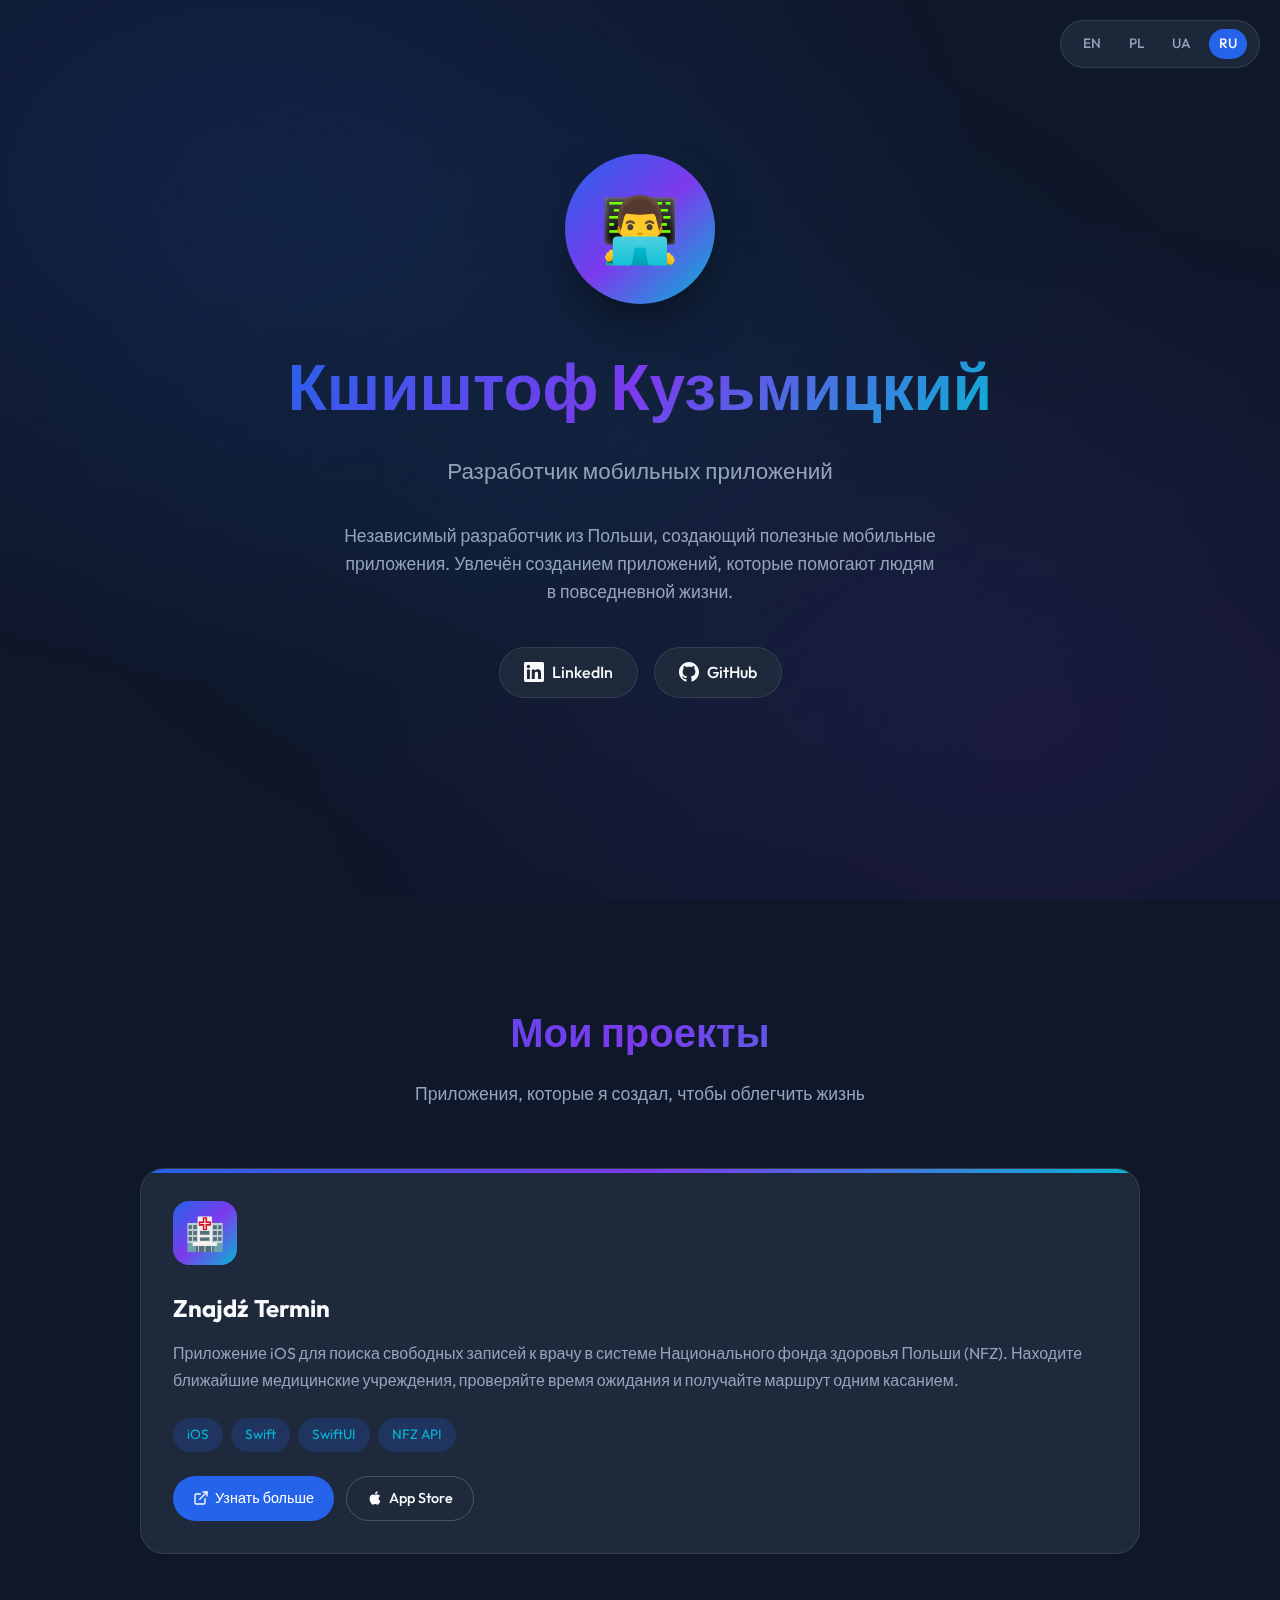
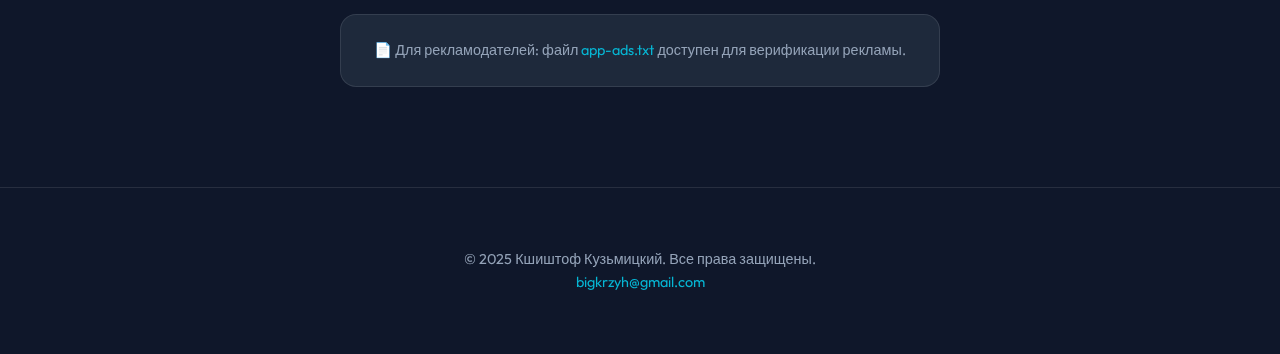
<file: ru/index.html>
<!DOCTYPE html>
<html lang="ru">
<head>
    <meta charset="UTF-8">
    <meta name="viewport" content="width=device-width, initial-scale=1.0">
    <meta http-equiv="X-UA-Compatible" content="IE=edge">
    
    <!-- SEO Meta Tags -->
    <title>Кшиштоф Кузьмицкий - Разработчик мобильных приложений | iOS Developer Польша</title>
    <meta name="description" content="Кшиштоф Кузьмицкий - Независимый разработчик мобильных приложений из Польши. Создатель приложения Znajdź Termin - поиск записи к врачу NFZ.">
    <meta name="keywords" content="iOS разработчик, разработчик мобильных приложений, Swift developer, разработчик Польша, Znajdź Termin, приложение NFZ, запись к врачу">
    <meta name="author" content="Krzysztof Kuźmicki">
    <meta name="robots" content="index, follow">
    <link rel="canonical" href="https://bigkrzyh.github.io/ru/">
    
    <!-- Open Graph / Facebook -->
    <meta property="og:type" content="website">
    <meta property="og:url" content="https://bigkrzyh.github.io/ru/">
    <meta property="og:title" content="Кшиштоф Кузьмицкий - Разработчик мобильных приложений">
    <meta property="og:description" content="Независимый разработчик мобильных приложений из Польши. Создатель приложения Znajdź Termin для iOS.">
    <meta property="og:image" content="https://bigkrzyh.github.io/og-image.png">
    <meta property="og:locale" content="ru_RU">
    
    <!-- Twitter -->
    <meta name="twitter:card" content="summary_large_image">
    <meta name="twitter:title" content="Кшиштоф Кузьмицкий - Разработчик мобильных приложений">
    <meta name="twitter:description" content="Независимый разработчик мобильных приложений из Польши. Создатель приложения Znajdź Termin для iOS.">
    
    <!-- Alternate language versions -->
    <link rel="alternate" hreflang="en" href="https://bigkrzyh.github.io/">
    <link rel="alternate" hreflang="pl" href="https://bigkrzyh.github.io/pl/">
    <link rel="alternate" hreflang="uk" href="https://bigkrzyh.github.io/uk/">
    <link rel="alternate" hreflang="ru" href="https://bigkrzyh.github.io/ru/">
    <link rel="alternate" hreflang="x-default" href="https://bigkrzyh.github.io/">
    
    <!-- App Ads reference -->
    <link rel="app-ads.txt" href="https://bigkrzyh.github.io/app-ads.txt">
    
    <!-- Fonts -->
    <link rel="preconnect" href="https://fonts.googleapis.com">
    <link rel="preconnect" href="https://fonts.gstatic.com" crossorigin>
    <link href="https://fonts.googleapis.com/css2?family=Outfit:wght@400;500;600;700&display=swap" rel="stylesheet">
    
    <!-- Styles -->
    <link rel="stylesheet" href="../style.css">
    
    <!-- Structured Data -->
    <script type="application/ld+json">
    {
        "@context": "https://schema.org",
        "@type": "Person",
        "name": "Krzysztof Kuźmicki",
        "url": "https://bigkrzyh.github.io",
        "jobTitle": "Разработчик мобильных приложений",
        "sameAs": [
            "https://www.linkedin.com/in/kuzmicki",
            "https://github.com/bigkrzyh"
        ],
        "knowsAbout": ["iOS Development", "Swift", "SwiftUI", "Mobile Apps"]
    }
    </script>
</head>
<body>
    <div class="bg-gradient"></div>
    
    <!-- Language Switcher -->
    <nav class="lang-switcher" aria-label="Выбор языка">
        <a href="/" title="English">EN</a>
        <a href="/pl/" title="Polski">PL</a>
        <a href="/uk/" title="Українська">UA</a>
        <a href="/ru/" class="active" title="Русский">RU</a>
    </nav>
    
    <!-- Hero Section -->
    <header class="hero">
        <div class="hero-content">
            <div class="avatar" role="img" aria-label="Аватар разработчика">
                👨‍💻
            </div>
            <h1>Кшиштоф Кузьмицкий</h1>
            <p class="tagline">Разработчик мобильных приложений</p>
            <p class="description">
                Независимый разработчик из Польши, создающий полезные мобильные приложения. 
                Увлечён созданием приложений, которые помогают людям в повседневной жизни.
            </p>
            
            <div class="social-links">
                <a href="https://www.linkedin.com/in/kuzmicki" target="_blank" rel="noopener noreferrer" aria-label="Профиль LinkedIn">
                    <svg xmlns="http://www.w3.org/2000/svg" viewBox="0 0 24 24" fill="currentColor">
                        <path d="M20.447 20.452h-3.554v-5.569c0-1.328-.027-3.037-1.852-3.037-1.853 0-2.136 1.445-2.136 2.939v5.667H9.351V9h3.414v1.561h.046c.477-.9 1.637-1.85 3.37-1.85 3.601 0 4.267 2.37 4.267 5.455v6.286zM5.337 7.433c-1.144 0-2.063-.926-2.063-2.065 0-1.138.92-2.063 2.063-2.063 1.14 0 2.064.925 2.064 2.063 0 1.139-.925 2.065-2.064 2.065zm1.782 13.019H3.555V9h3.564v11.452zM22.225 0H1.771C.792 0 0 .774 0 1.729v20.542C0 23.227.792 24 1.771 24h20.451C23.2 24 24 23.227 24 22.271V1.729C24 .774 23.2 0 22.222 0h.003z"/>
                    </svg>
                    LinkedIn
                </a>
                <a href="https://github.com/bigkrzyh" target="_blank" rel="noopener noreferrer" aria-label="Профиль GitHub">
                    <svg xmlns="http://www.w3.org/2000/svg" viewBox="0 0 24 24" fill="currentColor">
                        <path d="M12 0c-6.626 0-12 5.373-12 12 0 5.302 3.438 9.8 8.207 11.387.599.111.793-.261.793-.577v-2.234c-3.338.726-4.033-1.416-4.033-1.416-.546-1.387-1.333-1.756-1.333-1.756-1.089-.745.083-.729.083-.729 1.205.084 1.839 1.237 1.839 1.237 1.07 1.834 2.807 1.304 3.492.997.107-.775.418-1.305.762-1.604-2.665-.305-5.467-1.334-5.467-5.931 0-1.311.469-2.381 1.236-3.221-.124-.303-.535-1.524.117-3.176 0 0 1.008-.322 3.301 1.23.957-.266 1.983-.399 3.003-.404 1.02.005 2.047.138 3.006.404 2.291-1.552 3.297-1.23 3.297-1.23.653 1.653.242 2.874.118 3.176.77.84 1.235 1.911 1.235 3.221 0 4.609-2.807 5.624-5.479 5.921.43.372.823 1.102.823 2.222v3.293c0 .319.192.694.801.576 4.765-1.589 8.199-6.086 8.199-11.386 0-6.627-5.373-12-12-12z"/>
                    </svg>
                    GitHub
                </a>
            </div>
        </div>
    </header>
    
    <!-- Projects Section -->
    <section id="проекты">
        <div class="container">
            <h2 class="section-title">Мои проекты</h2>
            <p class="section-subtitle">Приложения, которые я создал, чтобы облегчить жизнь</p>
            
            <div class="projects-grid">
                <!-- Znajdź Termin -->
                <article class="project-card">
                    <div class="project-icon">🏥</div>
                    <h3>Znajdź Termin</h3>
                    <p>
                        Приложение iOS для поиска свободных записей к врачу в системе Национального фонда здоровья Польши (NFZ). 
                        Находите ближайшие медицинские учреждения, проверяйте время ожидания и получайте маршрут одним касанием.
                    </p>
                    <div class="project-tags">
                        <span>iOS</span>
                        <span>Swift</span>
                        <span>SwiftUI</span>
                        <span>NFZ API</span>
                    </div>
                    <div class="project-links">
                        <a href="https://bigkrzyh.github.io/znajdz-termin/" class="btn-primary">
                            <svg xmlns="http://www.w3.org/2000/svg" width="16" height="16" viewBox="0 0 24 24" fill="none" stroke="currentColor" stroke-width="2" stroke-linecap="round" stroke-linejoin="round">
                                <path d="M18 13v6a2 2 0 0 1-2 2H5a2 2 0 0 1-2-2V8a2 2 0 0 1 2-2h6"></path>
                                <polyline points="15 3 21 3 21 9"></polyline>
                                <line x1="10" y1="14" x2="21" y2="3"></line>
                            </svg>
                            Узнать больше
                        </a>
                        <a href="https://apps.apple.com/app/znajdz-termin" class="btn-secondary">
                            <svg xmlns="http://www.w3.org/2000/svg" width="16" height="16" viewBox="0 0 24 24" fill="currentColor">
                                <path d="M18.71 19.5c-.83 1.24-1.71 2.45-3.05 2.47-1.34.03-1.77-.79-3.29-.79-1.53 0-2 .77-3.27.82-1.31.05-2.3-1.32-3.14-2.53C4.25 17 2.94 12.45 4.7 9.39c.87-1.52 2.43-2.48 4.12-2.51 1.28-.02 2.5.87 3.29.87.78 0 2.26-1.07 3.81-.91.65.03 2.47.26 3.64 1.98-.09.06-2.17 1.28-2.15 3.81.03 3.02 2.65 4.03 2.68 4.04-.03.07-.42 1.44-1.38 2.83M13 3.5c.73-.83 1.94-1.46 2.94-1.5.13 1.17-.34 2.35-1.04 3.19-.69.85-1.83 1.51-2.95 1.42-.15-1.15.41-2.35 1.05-3.11z"/>
                            </svg>
                            App Store
                        </a>
                    </div>
                </article>
            </div>
            
            <!-- App Ads Info -->
            <div class="app-ads-info">
                <p>
                    📄 Для рекламодателей: файл <a href="/app-ads.txt">app-ads.txt</a> доступен для верификации рекламы.
                </p>
            </div>
        </div>
    </section>
    
    <!-- Footer -->
    <footer>
        <div class="container">
            <p>
                © 2025 Кшиштоф Кузьмицкий. Все права защищены.<br>
                <a href="mailto:bigkrzyh@gmail.com">bigkrzyh@gmail.com</a>
            </p>
        </div>
    </footer>
</body>
</html>
</file>
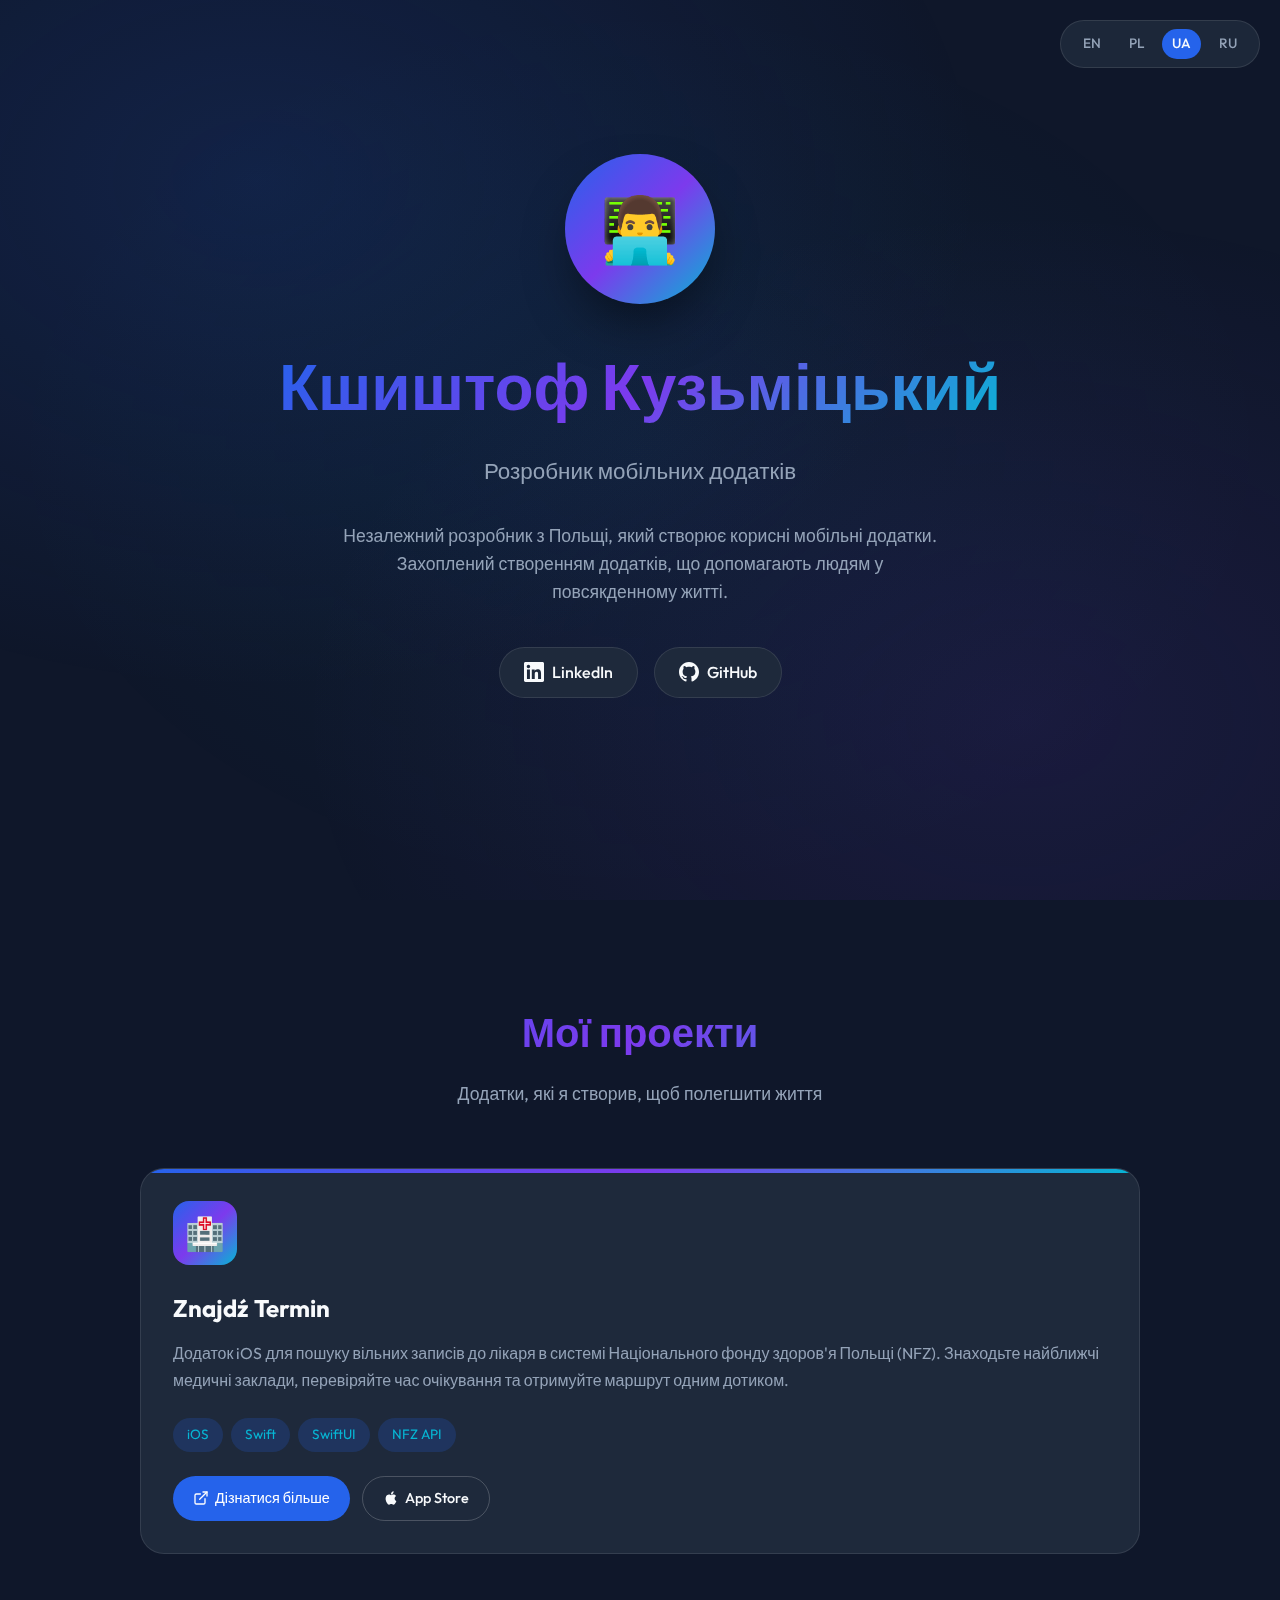
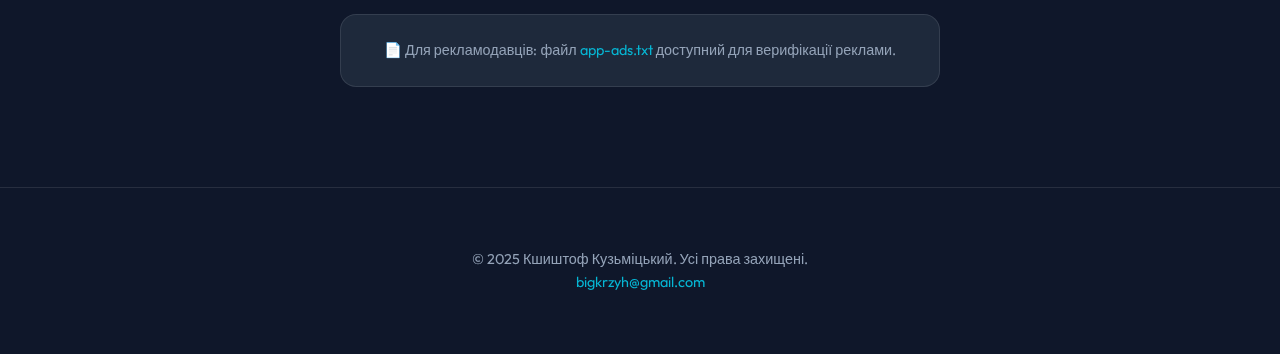
<file: uk/index.html>
<!DOCTYPE html>
<html lang="uk">
<head>
    <meta charset="UTF-8">
    <meta name="viewport" content="width=device-width, initial-scale=1.0">
    <meta http-equiv="X-UA-Compatible" content="IE=edge">
    
    <!-- SEO Meta Tags -->
    <title>Кшиштоф Кузьміцький - Розробник мобільних додатків | iOS Developer Польща</title>
    <meta name="description" content="Кшиштоф Кузьміцький - Незалежний розробник мобільних додатків з Польщі. Творець додатку Znajdź Termin - пошук записів до лікаря NFZ.">
    <meta name="keywords" content="iOS розробник, розробник мобільних додатків, Swift developer, розробник Польща, Znajdź Termin, додаток NFZ, запис до лікаря">
    <meta name="author" content="Krzysztof Kuźmicki">
    <meta name="robots" content="index, follow">
    <link rel="canonical" href="https://bigkrzyh.github.io/uk/">
    
    <!-- Open Graph / Facebook -->
    <meta property="og:type" content="website">
    <meta property="og:url" content="https://bigkrzyh.github.io/uk/">
    <meta property="og:title" content="Кшиштоф Кузьміцький - Розробник мобільних додатків">
    <meta property="og:description" content="Незалежний розробник мобільних додатків з Польщі. Творець додатку Znajdź Termin для iOS.">
    <meta property="og:image" content="https://bigkrzyh.github.io/og-image.png">
    <meta property="og:locale" content="uk_UA">
    
    <!-- Twitter -->
    <meta name="twitter:card" content="summary_large_image">
    <meta name="twitter:title" content="Кшиштоф Кузьміцький - Розробник мобільних додатків">
    <meta name="twitter:description" content="Незалежний розробник мобільних додатків з Польщі. Творець додатку Znajdź Termin для iOS.">
    
    <!-- Alternate language versions -->
    <link rel="alternate" hreflang="en" href="https://bigkrzyh.github.io/">
    <link rel="alternate" hreflang="pl" href="https://bigkrzyh.github.io/pl/">
    <link rel="alternate" hreflang="uk" href="https://bigkrzyh.github.io/uk/">
    <link rel="alternate" hreflang="ru" href="https://bigkrzyh.github.io/ru/">
    <link rel="alternate" hreflang="x-default" href="https://bigkrzyh.github.io/">
    
    <!-- App Ads reference -->
    <link rel="app-ads.txt" href="https://bigkrzyh.github.io/app-ads.txt">
    
    <!-- Fonts -->
    <link rel="preconnect" href="https://fonts.googleapis.com">
    <link rel="preconnect" href="https://fonts.gstatic.com" crossorigin>
    <link href="https://fonts.googleapis.com/css2?family=Outfit:wght@400;500;600;700&display=swap" rel="stylesheet">
    
    <!-- Styles -->
    <link rel="stylesheet" href="../style.css">
    
    <!-- Structured Data -->
    <script type="application/ld+json">
    {
        "@context": "https://schema.org",
        "@type": "Person",
        "name": "Krzysztof Kuźmicki",
        "url": "https://bigkrzyh.github.io",
        "jobTitle": "Розробник мобільних додатків",
        "sameAs": [
            "https://www.linkedin.com/in/kuzmicki",
            "https://github.com/bigkrzyh"
        ],
        "knowsAbout": ["iOS Development", "Swift", "SwiftUI", "Mobile Apps"]
    }
    </script>
</head>
<body>
    <div class="bg-gradient"></div>
    
    <!-- Language Switcher -->
    <nav class="lang-switcher" aria-label="Вибір мови">
        <a href="/" title="English">EN</a>
        <a href="/pl/" title="Polski">PL</a>
        <a href="/uk/" class="active" title="Українська">UA</a>
        <a href="/ru/" title="Русский">RU</a>
    </nav>
    
    <!-- Hero Section -->
    <header class="hero">
        <div class="hero-content">
            <div class="avatar" role="img" aria-label="Аватар розробника">
                👨‍💻
            </div>
            <h1>Кшиштоф Кузьміцький</h1>
            <p class="tagline">Розробник мобільних додатків</p>
            <p class="description">
                Незалежний розробник з Польщі, який створює корисні мобільні додатки. 
                Захоплений створенням додатків, що допомагають людям у повсякденному житті.
            </p>
            
            <div class="social-links">
                <a href="https://www.linkedin.com/in/kuzmicki" target="_blank" rel="noopener noreferrer" aria-label="Профіль LinkedIn">
                    <svg xmlns="http://www.w3.org/2000/svg" viewBox="0 0 24 24" fill="currentColor">
                        <path d="M20.447 20.452h-3.554v-5.569c0-1.328-.027-3.037-1.852-3.037-1.853 0-2.136 1.445-2.136 2.939v5.667H9.351V9h3.414v1.561h.046c.477-.9 1.637-1.85 3.37-1.85 3.601 0 4.267 2.37 4.267 5.455v6.286zM5.337 7.433c-1.144 0-2.063-.926-2.063-2.065 0-1.138.92-2.063 2.063-2.063 1.14 0 2.064.925 2.064 2.063 0 1.139-.925 2.065-2.064 2.065zm1.782 13.019H3.555V9h3.564v11.452zM22.225 0H1.771C.792 0 0 .774 0 1.729v20.542C0 23.227.792 24 1.771 24h20.451C23.2 24 24 23.227 24 22.271V1.729C24 .774 23.2 0 22.222 0h.003z"/>
                    </svg>
                    LinkedIn
                </a>
                <a href="https://github.com/bigkrzyh" target="_blank" rel="noopener noreferrer" aria-label="Профіль GitHub">
                    <svg xmlns="http://www.w3.org/2000/svg" viewBox="0 0 24 24" fill="currentColor">
                        <path d="M12 0c-6.626 0-12 5.373-12 12 0 5.302 3.438 9.8 8.207 11.387.599.111.793-.261.793-.577v-2.234c-3.338.726-4.033-1.416-4.033-1.416-.546-1.387-1.333-1.756-1.333-1.756-1.089-.745.083-.729.083-.729 1.205.084 1.839 1.237 1.839 1.237 1.07 1.834 2.807 1.304 3.492.997.107-.775.418-1.305.762-1.604-2.665-.305-5.467-1.334-5.467-5.931 0-1.311.469-2.381 1.236-3.221-.124-.303-.535-1.524.117-3.176 0 0 1.008-.322 3.301 1.23.957-.266 1.983-.399 3.003-.404 1.02.005 2.047.138 3.006.404 2.291-1.552 3.297-1.23 3.297-1.23.653 1.653.242 2.874.118 3.176.77.84 1.235 1.911 1.235 3.221 0 4.609-2.807 5.624-5.479 5.921.43.372.823 1.102.823 2.222v3.293c0 .319.192.694.801.576 4.765-1.589 8.199-6.086 8.199-11.386 0-6.627-5.373-12-12-12z"/>
                    </svg>
                    GitHub
                </a>
            </div>
        </div>
    </header>
    
    <!-- Projects Section -->
    <section id="проекти">
        <div class="container">
            <h2 class="section-title">Мої проекти</h2>
            <p class="section-subtitle">Додатки, які я створив, щоб полегшити життя</p>
            
            <div class="projects-grid">
                <!-- Znajdź Termin -->
                <article class="project-card">
                    <div class="project-icon">🏥</div>
                    <h3>Znajdź Termin</h3>
                    <p>
                        Додаток iOS для пошуку вільних записів до лікаря в системі Національного фонду здоров'я Польщі (NFZ). 
                        Знаходьте найближчі медичні заклади, перевіряйте час очікування та отримуйте маршрут одним дотиком.
                    </p>
                    <div class="project-tags">
                        <span>iOS</span>
                        <span>Swift</span>
                        <span>SwiftUI</span>
                        <span>NFZ API</span>
                    </div>
                    <div class="project-links">
                        <a href="https://bigkrzyh.github.io/znajdz-termin/" class="btn-primary">
                            <svg xmlns="http://www.w3.org/2000/svg" width="16" height="16" viewBox="0 0 24 24" fill="none" stroke="currentColor" stroke-width="2" stroke-linecap="round" stroke-linejoin="round">
                                <path d="M18 13v6a2 2 0 0 1-2 2H5a2 2 0 0 1-2-2V8a2 2 0 0 1 2-2h6"></path>
                                <polyline points="15 3 21 3 21 9"></polyline>
                                <line x1="10" y1="14" x2="21" y2="3"></line>
                            </svg>
                            Дізнатися більше
                        </a>
                        <a href="https://apps.apple.com/app/znajdz-termin" class="btn-secondary">
                            <svg xmlns="http://www.w3.org/2000/svg" width="16" height="16" viewBox="0 0 24 24" fill="currentColor">
                                <path d="M18.71 19.5c-.83 1.24-1.71 2.45-3.05 2.47-1.34.03-1.77-.79-3.29-.79-1.53 0-2 .77-3.27.82-1.31.05-2.3-1.32-3.14-2.53C4.25 17 2.94 12.45 4.7 9.39c.87-1.52 2.43-2.48 4.12-2.51 1.28-.02 2.5.87 3.29.87.78 0 2.26-1.07 3.81-.91.65.03 2.47.26 3.64 1.98-.09.06-2.17 1.28-2.15 3.81.03 3.02 2.65 4.03 2.68 4.04-.03.07-.42 1.44-1.38 2.83M13 3.5c.73-.83 1.94-1.46 2.94-1.5.13 1.17-.34 2.35-1.04 3.19-.69.85-1.83 1.51-2.95 1.42-.15-1.15.41-2.35 1.05-3.11z"/>
                            </svg>
                            App Store
                        </a>
                    </div>
                </article>
            </div>
            
            <!-- App Ads Info -->
            <div class="app-ads-info">
                <p>
                    📄 Для рекламодавців: файл <a href="/app-ads.txt">app-ads.txt</a> доступний для верифікації реклами.
                </p>
            </div>
        </div>
    </section>
    
    <!-- Footer -->
    <footer>
        <div class="container">
            <p>
                © 2025 Кшиштоф Кузьміцький. Усі права захищені.<br>
                <a href="mailto:bigkrzyh@gmail.com">bigkrzyh@gmail.com</a>
            </p>
        </div>
    </footer>
</body>
</html>
</file>
<file: style.css>
/* Developer Portfolio - Krzysztof Kuźmicki */
/* Modern, clean design with gradient accents */

:root {
    --primary: #2563eb;
    --primary-dark: #1d4ed8;
    --secondary: #7c3aed;
    --accent: #06b6d4;
    --bg-dark: #0f172a;
    --bg-card: #1e293b;
    --text-primary: #f8fafc;
    --text-secondary: #94a3b8;
    --gradient: linear-gradient(135deg, var(--primary) 0%, var(--secondary) 50%, var(--accent) 100%);
    --shadow: 0 25px 50px -12px rgba(0, 0, 0, 0.5);
}

* {
    margin: 0;
    padding: 0;
    box-sizing: border-box;
}

html {
    scroll-behavior: smooth;
}

body {
    font-family: 'Outfit', -apple-system, BlinkMacSystemFont, 'Segoe UI', Roboto, sans-serif;
    background: var(--bg-dark);
    color: var(--text-primary);
    line-height: 1.6;
    min-height: 100vh;
}

/* Background gradient effect */
.bg-gradient {
    position: fixed;
    top: 0;
    left: 0;
    width: 100%;
    height: 100%;
    background: 
        radial-gradient(ellipse at 20% 20%, rgba(37, 99, 235, 0.15) 0%, transparent 50%),
        radial-gradient(ellipse at 80% 80%, rgba(124, 58, 237, 0.1) 0%, transparent 50%),
        radial-gradient(ellipse at 50% 50%, rgba(6, 182, 212, 0.05) 0%, transparent 70%);
    z-index: -1;
}

/* Language switcher */
.lang-switcher {
    position: fixed;
    top: 20px;
    right: 20px;
    display: flex;
    gap: 8px;
    z-index: 1000;
    background: rgba(30, 41, 59, 0.9);
    padding: 8px 12px;
    border-radius: 50px;
    backdrop-filter: blur(10px);
    border: 1px solid rgba(255, 255, 255, 0.1);
}

.lang-switcher a {
    color: var(--text-secondary);
    text-decoration: none;
    font-size: 0.85rem;
    font-weight: 500;
    padding: 4px 10px;
    border-radius: 20px;
    transition: all 0.3s ease;
}

.lang-switcher a:hover,
.lang-switcher a.active {
    color: var(--text-primary);
    background: var(--primary);
}

/* Container */
.container {
    max-width: 1200px;
    margin: 0 auto;
    padding: 0 24px;
}

/* Header / Hero Section */
.hero {
    min-height: 100vh;
    display: flex;
    align-items: center;
    justify-content: center;
    text-align: center;
    padding: 80px 24px;
}

.hero-content {
    max-width: 800px;
}

.avatar {
    width: 150px;
    height: 150px;
    border-radius: 50%;
    background: var(--gradient);
    display: flex;
    align-items: center;
    justify-content: center;
    margin: 0 auto 32px;
    font-size: 4rem;
    box-shadow: var(--shadow);
    animation: float 6s ease-in-out infinite;
}

@keyframes float {
    0%, 100% { transform: translateY(0); }
    50% { transform: translateY(-10px); }
}

.hero h1 {
    font-size: clamp(2.5rem, 5vw, 4rem);
    font-weight: 700;
    margin-bottom: 16px;
    background: var(--gradient);
    -webkit-background-clip: text;
    -webkit-text-fill-color: transparent;
    background-clip: text;
}

.hero .tagline {
    font-size: clamp(1.1rem, 2vw, 1.4rem);
    color: var(--text-secondary);
    margin-bottom: 32px;
}

.hero .description {
    font-size: 1.1rem;
    color: var(--text-secondary);
    max-width: 600px;
    margin: 0 auto 40px;
}

/* Social Links */
.social-links {
    display: flex;
    gap: 16px;
    justify-content: center;
    margin-bottom: 48px;
}

.social-links a {
    display: flex;
    align-items: center;
    gap: 8px;
    padding: 12px 24px;
    background: var(--bg-card);
    border: 1px solid rgba(255, 255, 255, 0.1);
    border-radius: 50px;
    color: var(--text-primary);
    text-decoration: none;
    font-weight: 500;
    transition: all 0.3s ease;
}

.social-links a:hover {
    background: var(--primary);
    transform: translateY(-2px);
    box-shadow: 0 10px 30px rgba(37, 99, 235, 0.3);
}

.social-links svg {
    width: 20px;
    height: 20px;
}

/* Scroll indicator */
.scroll-indicator {
    position: absolute;
    bottom: 40px;
    left: 50%;
    transform: translateX(-50%);
    animation: bounce 2s infinite;
}

.scroll-indicator svg {
    width: 32px;
    height: 32px;
    color: var(--text-secondary);
}

@keyframes bounce {
    0%, 20%, 50%, 80%, 100% { transform: translateX(-50%) translateY(0); }
    40% { transform: translateX(-50%) translateY(-10px); }
    60% { transform: translateX(-50%) translateY(-5px); }
}

/* Section styles */
section {
    padding: 100px 24px;
}

.section-title {
    font-size: 2.5rem;
    font-weight: 700;
    text-align: center;
    margin-bottom: 16px;
    background: var(--gradient);
    -webkit-background-clip: text;
    -webkit-text-fill-color: transparent;
    background-clip: text;
}

.section-subtitle {
    text-align: center;
    color: var(--text-secondary);
    margin-bottom: 60px;
    font-size: 1.1rem;
}

/* Projects Grid */
.projects-grid {
    display: grid;
    grid-template-columns: repeat(auto-fit, minmax(350px, 1fr));
    gap: 32px;
    max-width: 1000px;
    margin: 0 auto;
}

.project-card {
    background: var(--bg-card);
    border-radius: 24px;
    padding: 32px;
    border: 1px solid rgba(255, 255, 255, 0.1);
    transition: all 0.3s ease;
    position: relative;
    overflow: hidden;
}

.project-card::before {
    content: '';
    position: absolute;
    top: 0;
    left: 0;
    right: 0;
    height: 4px;
    background: var(--gradient);
}

.project-card:hover {
    transform: translateY(-8px);
    box-shadow: var(--shadow);
    border-color: rgba(37, 99, 235, 0.3);
}

.project-icon {
    width: 64px;
    height: 64px;
    background: var(--gradient);
    border-radius: 16px;
    display: flex;
    align-items: center;
    justify-content: center;
    font-size: 2rem;
    margin-bottom: 24px;
}

.project-card h3 {
    font-size: 1.5rem;
    margin-bottom: 12px;
}

.project-card p {
    color: var(--text-secondary);
    margin-bottom: 24px;
    line-height: 1.7;
}

.project-tags {
    display: flex;
    flex-wrap: wrap;
    gap: 8px;
    margin-bottom: 24px;
}

.project-tags span {
    padding: 6px 14px;
    background: rgba(37, 99, 235, 0.2);
    border-radius: 20px;
    font-size: 0.85rem;
    color: var(--accent);
}

.project-links {
    display: flex;
    gap: 12px;
}

.project-links a {
    display: flex;
    align-items: center;
    gap: 6px;
    padding: 10px 20px;
    border-radius: 50px;
    text-decoration: none;
    font-weight: 500;
    font-size: 0.9rem;
    transition: all 0.3s ease;
}

.btn-primary {
    background: var(--primary);
    color: white;
}

.btn-primary:hover {
    background: var(--primary-dark);
}

.btn-secondary {
    background: transparent;
    border: 1px solid rgba(255, 255, 255, 0.2);
    color: var(--text-primary);
}

.btn-secondary:hover {
    background: rgba(255, 255, 255, 0.1);
}

.btn-coming-soon {
    opacity: 0.6;
    cursor: default;
    pointer-events: none;
}

/* App Ads Info */
.app-ads-info {
    background: var(--bg-card);
    border-radius: 16px;
    padding: 24px 32px;
    max-width: 600px;
    margin: 60px auto 0;
    text-align: center;
    border: 1px solid rgba(255, 255, 255, 0.1);
}

.app-ads-info p {
    color: var(--text-secondary);
    font-size: 0.9rem;
}

.app-ads-info a {
    color: var(--accent);
    text-decoration: none;
}

.app-ads-info a:hover {
    text-decoration: underline;
}

/* Footer */
footer {
    padding: 60px 24px;
    text-align: center;
    border-top: 1px solid rgba(255, 255, 255, 0.1);
}

footer p {
    color: var(--text-secondary);
    font-size: 0.9rem;
}

footer a {
    color: var(--accent);
    text-decoration: none;
}

footer a:hover {
    text-decoration: underline;
}

/* Responsive */
@media (max-width: 768px) {
    .lang-switcher {
        top: 10px;
        right: 10px;
        padding: 6px 10px;
    }
    
    .lang-switcher a {
        font-size: 0.75rem;
        padding: 3px 8px;
    }
    
    .social-links {
        flex-direction: column;
        align-items: center;
    }
    
    .projects-grid {
        grid-template-columns: 1fr;
    }
    
    .project-links {
        flex-direction: column;
    }
    
    .project-links a {
        justify-content: center;
    }
}

/* Dark mode is default, but add light mode support */
@media (prefers-color-scheme: light) {
    /* Keep dark theme as it looks better for dev portfolio */
}
</file>
